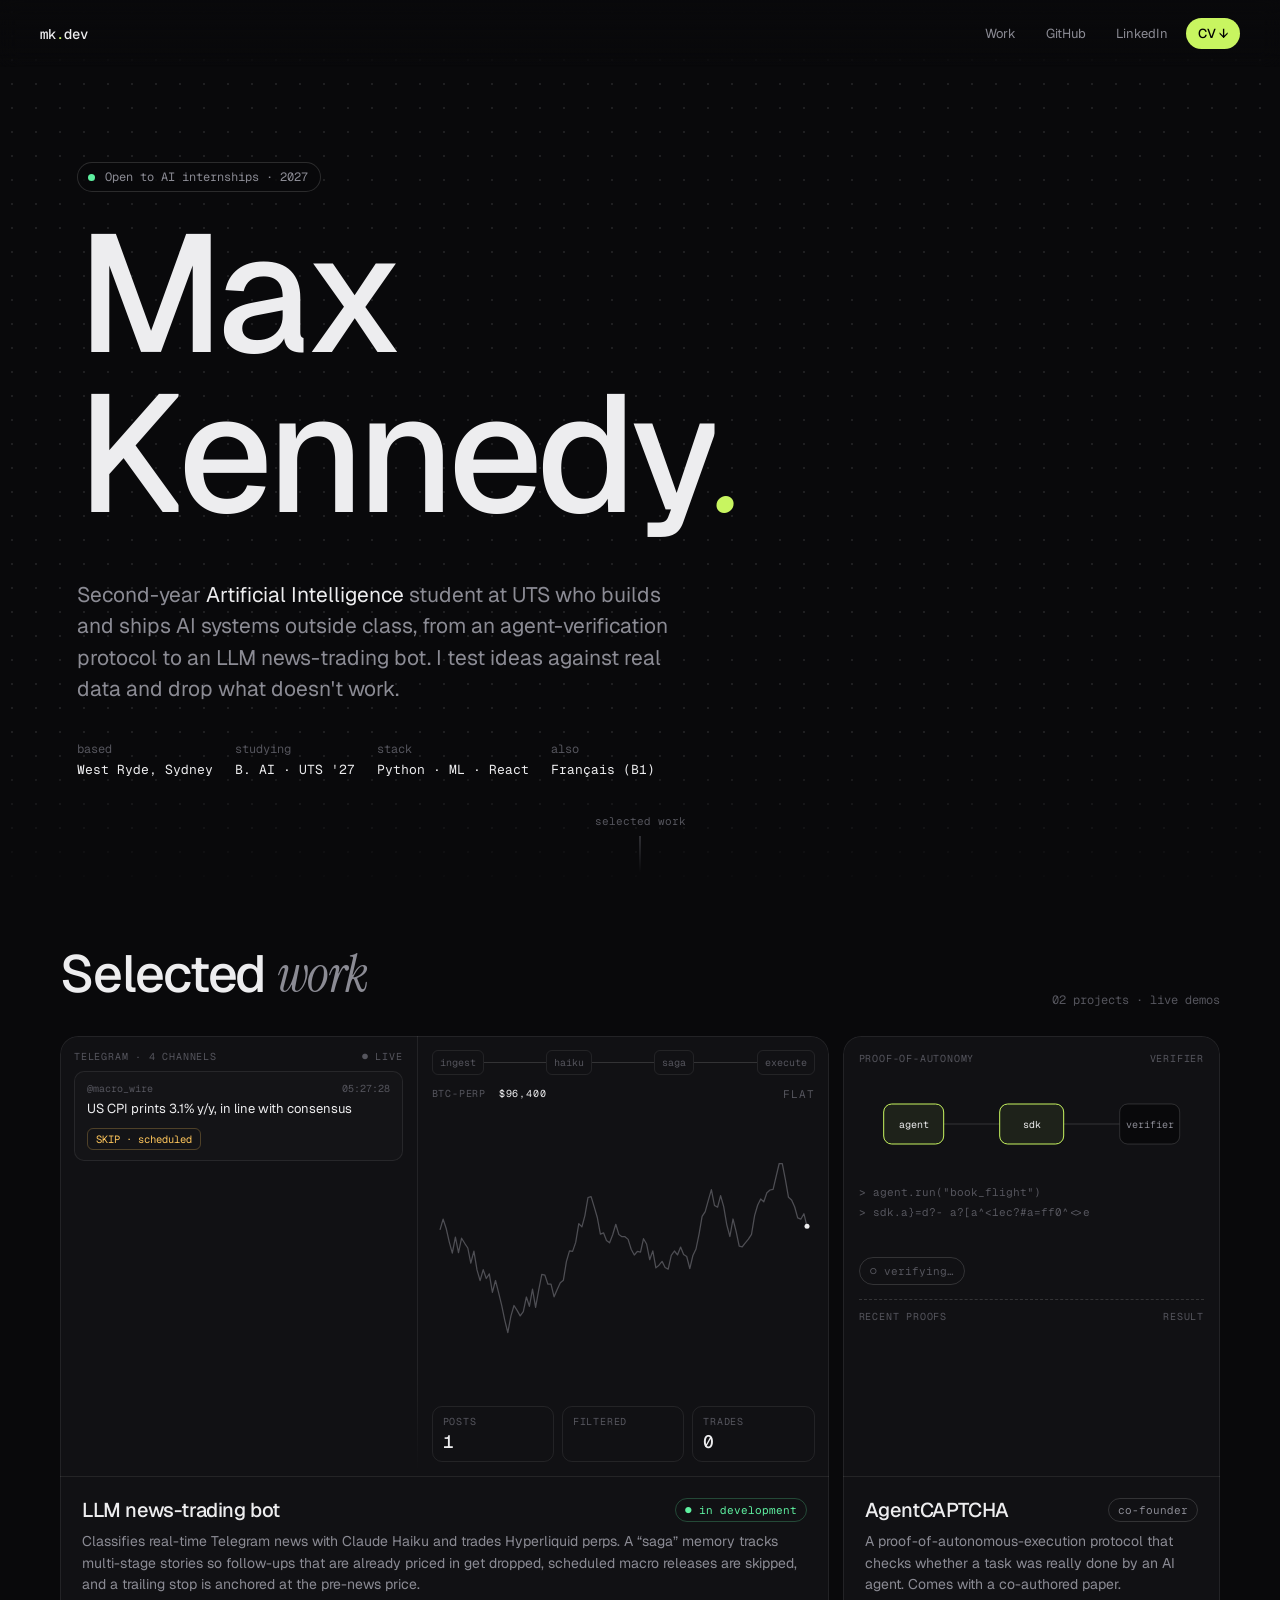
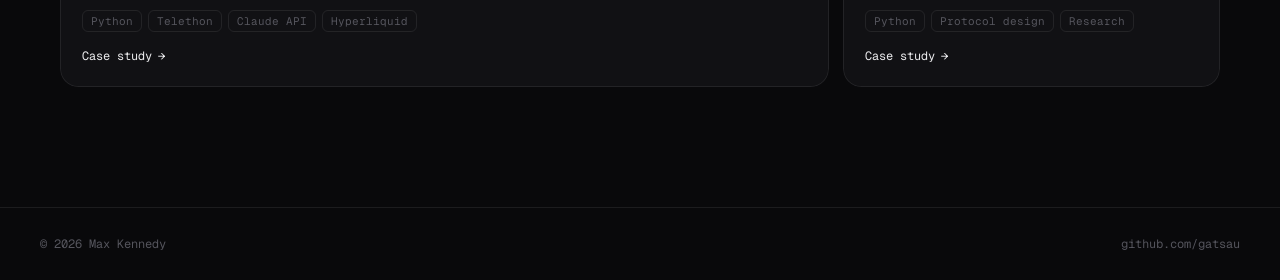
<file: index.html>
<!doctype html>
<html lang="en">
<head>
<meta charset="utf-8">
<meta name="viewport" content="width=device-width, initial-scale=1">
<title>Max Kennedy</title>
<link rel="preconnect" href="https://fonts.googleapis.com">
<link rel="preconnect" href="https://fonts.gstatic.com" crossorigin>
<link href="https://fonts.googleapis.com/css2?family=Geist:wght@300;400;500;600&family=Geist+Mono:wght@400;500&family=Instrument+Serif:ital@0;1&display=swap" rel="stylesheet">
<style>
@view-transition{navigation:auto}
:root{
  --bg:#09090b; --bg2:#111114; --line:#ffffff14; --line2:#ffffff24;
  --fg:#ededef; --mute:#8b8b94; --dim:#55555d;
  --acc:#c8f560; --long:#5ef0a0; --short:#ff6b6b; --amber:#ffc65c;
  --sans:"Geist",system-ui,sans-serif; --mono:"Geist Mono",ui-monospace,monospace; --serif:"Instrument Serif",serif;
}
*{box-sizing:border-box;margin:0;padding:0}
html{scroll-behavior:smooth}
body{background:var(--bg);color:var(--fg);font-family:var(--sans);-webkit-font-smoothing:antialiased;overflow-x:hidden}
a{color:inherit;text-decoration:none}
.mono{font-family:var(--mono)}
::selection{background:var(--acc);color:#000}


/* ---------- NAV ---------- */
nav{position:fixed;top:0;left:0;right:0;z-index:20;display:flex;justify-content:space-between;align-items:center;padding:18px clamp(16px,4vw,40px);
  backdrop-filter:blur(10px);-webkit-backdrop-filter:blur(10px);background:linear-gradient(#09090bcc,#09090b00)}
.logo{font:500 14px var(--mono)}.logo span{color:var(--acc)}
.nav-links{display:flex;gap:6px;align-items:center}
.nav-links a{font-size:13px;color:var(--mute);padding:7px 12px;border-radius:99px;transition:.2s}
.nav-links a:hover{color:var(--fg);background:#ffffff0a}
.nav-links a.cv{color:#000;background:var(--acc);font-weight:500}
.nav-links a.cv:hover{background:#d8ff80}
@media(max-width:560px){.nav-links a:not(.cv){display:none}}

/* ---------- HERO ---------- */
.hero{position:relative;min-height:100svh;max-height:1100px;display:flex;flex-direction:column;justify-content:center;padding:120px clamp(16px,6vw,80px) 80px;overflow:hidden;cursor:crosshair;user-select:none;-webkit-user-select:none}
#dots{position:absolute;inset:0;width:100%;height:100%;z-index:0}
.hero>*:not(canvas){position:relative;z-index:1}
.hero::after{content:"";position:absolute;inset:auto 0 0 0;height:160px;background:linear-gradient(transparent,var(--bg));z-index:0;pointer-events:none}
.hint{font:11px var(--mono);color:var(--dim);position:absolute!important;top:84px;right:clamp(16px,4vw,40px)}
.eyebrow{display:inline-flex;align-items:center;gap:10px;font:12px var(--mono);color:var(--mute);border:1px solid var(--line2);border-radius:99px;padding:6px 12px 6px 10px;width:fit-content;background:#09090bcc}
.pulse{width:7px;height:7px;border-radius:50%;background:var(--long);box-shadow:0 0 0 0 #5ef0a080;animation:pulse 2s infinite}
@keyframes pulse{70%{box-shadow:0 0 0 8px #5ef0a000}100%{box-shadow:0 0 0 0 #5ef0a000}}
h1{margin:28px 0 8px;font-weight:500;font-size:clamp(56px,13vw,180px);line-height:.88;letter-spacing:-.045em;width:fit-content}
h1 .w{display:block;white-space:nowrap}

/* shimmer: text painted with a wide gradient, sweep it across on hover */
.ch,.wd{--base:var(--fg);
  background-image:linear-gradient(100deg,var(--base) 0 42%,#fff 46%,var(--acc) 50%,#fff 54%,var(--base) 58% 100%);
  background-size:320% 100%;background-position:100% 0;-webkit-background-clip:text;background-clip:text;-webkit-text-fill-color:transparent}
.shine{animation:shine .85s cubic-bezier(.3,.6,.3,1)}
@keyframes shine{from{background-position:100% 0}to{background-position:0 0}}
h1 .ch{display:inline-block;transition:transform .5s cubic-bezier(.2,.8,.2,1);will-change:transform;padding-bottom:.08em}
h1 .serif{--base:var(--acc);font-family:var(--serif);font-style:italic;font-weight:400;letter-spacing:-.02em}

.summary{max-width:620px;font-size:clamp(17px,1.9vw,21px);line-height:1.5;margin-top:28px}
.summary .wd{--base:var(--mute);display:inline-block;opacity:0;filter:blur(8px);transform:translateY(8px);transition:opacity .7s,filter .7s,transform .7s cubic-bezier(.2,.8,.2,1)}
.summary .wd.hi{--base:var(--fg)}
.summary .wd em{font-style:normal}
.summary.on .wd{opacity:1;filter:blur(0);transform:none}
.summary.on .wd:hover{transform:translateY(-2px);transition-delay:0s!important}
.meta{display:flex;flex-wrap:wrap;gap:22px;margin-top:36px;font:12px var(--mono);color:var(--dim)}
.meta b{display:block;color:var(--fg);font-weight:400;font-size:13px;margin-top:4px}
.scroll-hint{position:absolute!important;bottom:28px;left:50%;translate:-50% 0;font:11px var(--mono);color:var(--dim);display:flex;flex-direction:column;align-items:center;gap:8px}
.scroll-hint i{width:1px;height:36px;background:linear-gradient(var(--dim),transparent);animation:drip 2s infinite}
@keyframes drip{0%{transform:scaleY(0);transform-origin:top}50%{transform:scaleY(1);transform-origin:top}51%{transform-origin:bottom}100%{transform:scaleY(0);transform-origin:bottom}}

/* ---------- PROJECTS ---------- */
section.work{padding:40px clamp(16px,4vw,40px) 120px;max-width:1240px;margin:0 auto;scroll-margin-top:60px}
.sec-head{display:flex;justify-content:space-between;align-items:end;margin-bottom:28px;gap:20px;flex-wrap:wrap}
.sec-head h2{font-weight:500;font-size:clamp(32px,4.5vw,52px);letter-spacing:-.03em}
.sec-head h2 span{font-family:var(--serif);font-style:italic;font-weight:400;color:var(--mute)}
.sec-head p{font:12px var(--mono);color:var(--dim)}
.grid{display:grid;grid-template-columns:repeat(6,1fr);gap:14px}
.card{--mx:-999px;--my:-999px;position:relative;border-radius:18px;background:var(--bg2);overflow:hidden;display:flex;flex-direction:column;
  opacity:0;transform:translateY(30px);transition:opacity .8s,transform .8s cubic-bezier(.2,.8,.2,1)}
.card.in{opacity:1;transform:none}
.card{cursor:pointer}
.card::before{content:"";position:absolute;inset:0;border-radius:inherit;padding:1px;pointer-events:none;z-index:3;
  background:radial-gradient(260px circle at var(--mx) var(--my),#c8f560aa,transparent 70%),var(--line);
  -webkit-mask:linear-gradient(#000 0 0) content-box,linear-gradient(#000 0 0);-webkit-mask-composite:xor;mask-composite:exclude}
.card::after{content:"";position:absolute;inset:0;pointer-events:none;z-index:0;background:radial-gradient(420px circle at var(--mx) var(--my),#ffffff08,transparent 60%)}
.c-sig{grid-column:span 4}
.c-cap{grid-column:span 2}
@media(max-width:980px){.c-sig,.c-cap{grid-column:span 6}}
.demo{position:relative;z-index:1;flex:1;border-bottom:1px solid var(--line);overflow:hidden}
.info{position:relative;z-index:1;padding:20px 22px 22px}
.info-top{display:flex;justify-content:space-between;align-items:center;gap:10px}
.info h3{font-weight:500;font-size:20px;letter-spacing:-.02em}
.status{font:11px var(--mono);padding:4px 9px;border-radius:99px;border:1px solid var(--line2);color:var(--mute);white-space:nowrap}
.status.live{color:var(--long);border-color:#5ef0a040}
.info p{color:var(--mute);font-size:14px;line-height:1.55;margin-top:8px}
.tags{display:flex;flex-wrap:wrap;gap:6px;margin-top:14px}
.tags span{font:11px var(--mono);color:var(--dim);border:1px solid var(--line);padding:3px 8px;border-radius:6px}
.more{display:inline-flex;gap:6px;margin-top:16px;font:12px var(--mono);color:var(--fg)}
.more i{font-style:normal;transition:transform .3s}.card:hover .more i{transform:translateX(4px)}
.lbl{font:10px var(--mono);color:var(--dim);letter-spacing:.08em;text-transform:uppercase;display:flex;justify-content:space-between;gap:8px}

/* signal demo */
.sig{display:grid;grid-template-columns:minmax(0,1fr) minmax(0,1.15fr);height:440px}
@media(max-width:700px){.sig{grid-template-columns:1fr;height:auto}.feed{height:300px;border-right:0!important;border-bottom:1px solid var(--line)}.side{height:360px}}
.feed{padding:14px;border-right:1px solid var(--line);display:flex;flex-direction:column;gap:8px;overflow:hidden;
  -webkit-mask:linear-gradient(#000 75%,transparent);mask:linear-gradient(#000 75%,transparent)}
.post{flex:none;border:1px solid var(--line);border-radius:10px;padding:10px 12px;background:#ffffff04;animation:drop .6s cubic-bezier(.2,.8,.2,1)}
@keyframes drop{from{opacity:0;transform:translateY(-14px);filter:blur(4px)}}
.post .src{font:10px var(--mono);color:var(--dim);display:flex;justify-content:space-between}
.post .hl{font-size:13px;line-height:1.4;margin:5px 0 9px}
.post.saga{margin-left:18px;border-style:dashed;position:relative}
.post.saga::before{content:"";position:absolute;left:-12px;top:-9px;width:8px;height:28px;border-left:1px dashed var(--line2);border-bottom:1px dashed var(--line2);border-bottom-left-radius:6px}
.post.saga .hl{color:var(--mute)}
.chip{display:inline-flex;gap:6px;align-items:center;font:10.5px var(--mono);padding:3px 8px;border-radius:6px;border:1px solid var(--line2);color:var(--mute);position:relative;overflow:hidden}
.chip.think{color:var(--dim)}
.chip.think::after{content:"";position:absolute;inset:0;background:linear-gradient(90deg,transparent,#ffffff22,transparent);animation:sheen 1.1s infinite}
@keyframes sheen{from{transform:translateX(-100%)}to{transform:translateX(100%)}}
.chip.v-long{color:var(--long);border-color:#5ef0a050;background:#5ef0a010}
.chip.v-short{color:var(--short);border-color:#ff6b6b50;background:#ff6b6b10}
.chip.v-skip{color:var(--amber);border-color:#ffc65c40}
.side{padding:14px;display:flex;flex-direction:column;gap:12px;min-width:0}
.pipe{display:flex;align-items:center;font:10px var(--mono);color:var(--dim)}
.pipe span{padding:5px 7px;border:1px solid var(--line);border-radius:6px;transition:.25s;white-space:nowrap}
.pipe span.hot{color:#000;background:var(--acc);border-color:var(--acc)}
.pipe i{flex:1;height:1px;background:var(--line2);min-width:6px}
.pos{font:11px var(--mono);color:var(--dim)}
.pos b{font-weight:500}
.chart{flex:1;min-height:0;position:relative}
.chart svg{position:absolute;inset:0;width:100%;height:100%;font-family:var(--mono)}
.stats{display:grid;grid-template-columns:repeat(3,1fr);gap:8px}
.stat{border:1px solid var(--line);border-radius:10px;padding:8px 10px;font:10px var(--mono);color:var(--dim);text-transform:uppercase;letter-spacing:.08em}
.stat b{display:block;font:500 18px var(--mono);color:var(--fg);margin-top:2px;letter-spacing:0;font-variant-numeric:tabular-nums}

/* agentcaptcha demo */
.cap{padding:16px;display:flex;flex-direction:column;gap:14px;height:440px}
@media(max-width:980px){.cap{height:auto;min-height:360px}}
.flow{width:100%;height:90px;flex:none}
.flow .node rect{fill:var(--bg);stroke:var(--line2);transition:.3s}
.flow .node text{fill:var(--mute);font:10px var(--mono);text-anchor:middle}
.flow .node.hot rect{stroke:var(--acc);fill:#c8f56012}
.flow .node.hot text{fill:var(--fg)}
.flow .node.bad rect{stroke:var(--short);fill:#ff6b6b12}
.flow .wire{stroke:var(--line2);fill:none}
.flow .spark{stroke:var(--acc);fill:none;stroke-width:2;stroke-linecap:round;stroke-dasharray:14 400;stroke-dashoffset:14}
.log{font:11px/1.8 var(--mono);color:var(--dim);min-height:60px;flex:none}
.log div{animation:drop .4s;white-space:nowrap;overflow:hidden;text-overflow:ellipsis}
.log .ok{color:var(--acc)}.log .no{color:var(--short)}
.badge{display:inline-flex;align-items:center;gap:8px;font:11px var(--mono);padding:6px 10px;border-radius:99px;border:1px solid var(--line2);color:var(--dim);transition:.4s;width:fit-content;flex:none}
.badge.ok{color:#000;background:var(--acc);border-color:var(--acc)}
.badge.no{color:var(--short);border-color:var(--short);animation:shake .4s}
@keyframes shake{25%{transform:translateX(-4px)}75%{transform:translateX(4px)}}
.hist{flex:1;min-height:0;border-top:1px dashed var(--line2);padding-top:10px;display:flex;flex-direction:column;gap:6px;overflow:hidden}
.hist .row{display:grid;grid-template-columns:1fr auto;font:11px var(--mono);color:var(--mute);animation:drop .4s}
.hist .row span:last-child{color:var(--acc)}.hist .row.no span:last-child{color:var(--short)}

footer{border-top:1px solid var(--line);padding:28px clamp(16px,4vw,40px);display:flex;justify-content:space-between;flex-wrap:wrap;gap:12px;font:12px var(--mono);color:var(--dim)}


</style>
</head>
<body>


<nav>
  <a class="logo" href="#">mk<span>.</span>dev</a>
  <div class="nav-links">
    <a href="#work">Work</a><a href="https://github.com/gatsau" target="_blank" rel="noopener">GitHub</a><a href="https://www.linkedin.com/in/max-kennedy-803519321/" target="_blank" rel="noopener">LinkedIn</a><a class="cv" href="#">CV ↓</a>
  </div>
</nav>

<header class="hero" id="hero">
  <canvas id="dots"></canvas>
  <div class="eyebrow mono"><span class="pulse"></span>Open to AI internships · 2027</div>
  <h1 id="name"><span class="w">Max</span><span class="w">Kennedy<span class="serif">.</span></span></h1>
  <p class="summary" id="summary">Second-year <em>Artificial Intelligence</em> student at UTS who builds and ships AI systems outside class, from an agent-verification protocol to an LLM news-trading bot. I test ideas against real data and drop what doesn't work.</p>
  <div class="meta">
    <div>based<b>West Ryde, Sydney</b></div>
    <div>studying<b>B. AI · UTS '27</b></div>
    <div>stack<b>Python · ML · React</b></div>
    <div>also<b>Français (B1)</b></div>
  </div>
  <div class="scroll-hint">selected work<i></i></div>
</header>

<section class="work" id="work">
  <div class="sec-head">
    <h2>Selected <span>work</span></h2>
    <p>02 projects · live demos</p>
  </div>
  <div class="grid">

    <article class="card c-sig">
      <div class="demo">
        <div class="sig">
          <div class="feed" id="feed"><div class="lbl"><span>telegram · 4 channels</span><span>● live</span></div></div>
          <div class="side">
            <div class="pipe" id="pipe"><span>ingest</span><i></i><span>haiku</span><i></i><span>saga</span><i></i><span>execute</span></div>
            <div class="lbl"><span>BTC-PERP <span id="px" style="color:var(--fg);margin-left:6px"></span></span><span class="pos" id="pos">flat</span></div>
            <div class="chart" id="chartWrap"><svg id="chart"></svg></div>
            <div class="stats">
              <div class="stat">posts<b id="sPosts">0</b></div>
              <div class="stat">filtered<b id="sFilt">0</b></div>
              <div class="stat">trades<b id="sTrades">0</b></div>
            </div>
          </div>
        </div>
      </div>
      <div class="info">
        <div class="info-top"><h3>LLM news-trading bot</h3><span class="status live">● in development</span></div>
        <p>Classifies real-time Telegram news with Claude Haiku and trades Hyperliquid perps. A “saga” memory tracks multi-stage stories so follow-ups that are already priced in get dropped, scheduled macro releases are skipped, and a trailing stop is anchored at the pre-news price.</p>
        <div class="tags"><span>Python</span><span>Telethon</span><span>Claude API</span><span>Hyperliquid</span></div>
        <a class="more" href="projects/newsbot.html">Case study <i>→</i></a>
      </div>
    </article>

    <article class="card c-cap">
      <div class="demo">
        <div class="cap">
          <div class="lbl"><span>proof-of-autonomy</span><span>verifier</span></div>
          <svg class="flow" viewBox="0 0 300 90">
            <path class="wire" d="M62 45 H118"/><path class="wire" d="M182 45 H238"/>
            <path class="spark" id="s1" d="M62 45 H118"/><path class="spark" id="s2" d="M182 45 H238"/>
            <g class="node" id="n1"><rect x="2" y="25" width="60" height="40" rx="8"/><text x="32" y="49">agent</text></g>
            <g class="node" id="n2"><rect x="118" y="25" width="64" height="40" rx="8"/><text x="150" y="49">sdk</text></g>
            <g class="node" id="n3"><rect x="238" y="25" width="60" height="40" rx="8"/><text x="268" y="49">verifier</text></g>
          </svg>
          <div class="log" id="capLog"></div>
          <div class="badge" id="capBadge">○ unverified</div>
          <div class="hist" id="hist"><div class="lbl"><span>recent proofs</span><span>result</span></div></div>
        </div>
      </div>
      <div class="info">
        <div class="info-top"><h3>AgentCAPTCHA</h3><span class="status">co-founder</span></div>
        <p>A proof-of-autonomous-execution protocol that checks whether a task was really done by an AI agent. Comes with a co-authored paper.</p>
        <div class="tags"><span>Python</span><span>Protocol design</span><span>Research</span></div>
        <a class="more" href="projects/agentcaptcha.html">Case study <i>→</i></a>
      </div>
    </article>

  </div>
</section>

<footer><span>© 2026 Max Kennedy</span><a href="https://github.com/gatsau" target="_blank" rel="noopener">github.com/gatsau</a></footer>

<script>
const reduce = matchMedia('(prefers-reduced-motion: reduce)').matches;
const $ = s => document.querySelector(s);
const sleep = ms => new Promise(r => setTimeout(r, ms));
const hex = n => [...crypto.getRandomValues(new Uint8Array(n))].map(b=>b.toString(16).padStart(2,'0')).join('');
const shine = (el, delay=0) => { if(el.classList.contains('shine')) return;
  setTimeout(()=>{ el.classList.add('shine'); el.addEventListener('animationend',()=>el.classList.remove('shine'),{once:true}); }, delay); };

async function scramble(el, text, dur=600){
  const chars='!<>-_\\/[]{}=+*^?#01abcdef', t0=performance.now();
  return new Promise(res=>{(function f(now){
    const p=Math.min(1,(now-t0)/dur), n=Math.floor(p*text.length);
    el.textContent=text.slice(0,n)+[...text.slice(n)].map(c=>c===' '?' ':chars[Math.random()*chars.length|0]).join('');
    p<1?requestAnimationFrame(f):res();
  })(t0);});
}


/* ---------- hero text ---------- */
document.querySelectorAll('#name .w').forEach(w=>{
  const nodes=[...w.childNodes]; w.innerHTML='';
  nodes.forEach(n=>{
    if(n.nodeType===3) [...n.textContent].forEach(c=>{const s=document.createElement('span');s.className='ch';s.textContent=c;w.append(s);});
    else {n.classList.add('ch');w.append(n);}
  });
});
const letters=[...document.querySelectorAll('#name .ch')];
// sweep the whole name when the cursor enters it
$('#name').addEventListener('mouseenter',()=>letters.forEach((l,i)=>shine(l,i*45)));
addEventListener('mousemove',e=>{
  letters.forEach(l=>{
    const r=l.getBoundingClientRect(), dx=r.left+r.width/2-e.clientX, dy=r.top+r.height/2-e.clientY, d=Math.hypot(dx,dy), R=140;
    if(d<R){const f=(1-d/R)*22;l.style.transform=`translate(${dx/d*f}px,${dy/d*f}px)`; if(d<70) shine(l);}
    else l.style.transform='';
  });
});

// summary: wrap words, blur-in, shimmer ripple on hover
const sum=$('#summary');
[...sum.childNodes].forEach(n=>{
  if(n.nodeType===3){const f=document.createDocumentFragment();n.textContent.split(/(\s+)/).forEach(t=>{
    if(!t||/^\s+$/.test(t)) f.append(t); else {const s=document.createElement('span');s.className='wd';s.textContent=t;f.append(s);}});n.replaceWith(f);}
  else {const s=document.createElement('span');s.className='wd hi';n.replaceWith(s);s.append(n);}
});
const words=[...sum.querySelectorAll('.wd')];
words.forEach((w,i)=>{
  w.style.transitionDelay=(i*28)+'ms';
  w.addEventListener('mouseenter',()=>{ for(let k=-3;k<=3;k++){ const n=words[i+k]; if(n) shine(n,Math.abs(k)*70); } });
});
function startHero(){ sum.classList.add('on'); setTimeout(()=>words.forEach(w=>w.style.transitionDelay='0ms'),2000); }
setTimeout(startHero,150);

/* ---------- interactive dot grid ----------
   dots are springs: cursor pushes them away and lights them up,
   clicks send out a shockwave ring */
(()=>{
  const cv=$('#dots'), ctx=cv.getContext('2d'), hero=$('#hero');
  let W,H,dots=[],mx=-999,my=-999,waves=[];
  const G=24, dpr=Math.min(devicePixelRatio,2);
  function size(){W=cv.offsetWidth;H=cv.offsetHeight;cv.width=W*dpr;cv.height=H*dpr;ctx.setTransform(dpr,0,0,dpr,0,0);
    dots=[];for(let y=G/2;y<H;y+=G)for(let x=G/2;x<W;x+=G)dots.push({ox:x,oy:y,x,y,vx:0,vy:0,e:0});}
  size(); addEventListener('resize',size);
  hero.addEventListener('mousemove',e=>{const r=cv.getBoundingClientRect();mx=e.clientX-r.left;my=e.clientY-r.top;});
  hero.addEventListener('mouseleave',()=>{mx=my=-999});
  hero.addEventListener('click',e=>{ if(e.target.closest('a')) return;
    const r=cv.getBoundingClientRect(); waves.push({x:e.clientX-r.left,y:e.clientY-r.top,r:0}); });
  (function draw(){
    ctx.clearRect(0,0,W,H);
    waves.forEach(w=>w.r+=w.soft?4:9); waves=waves.filter(w=>w.r<Math.max(W,H));
    for(const d of dots){
      const dx=d.x-mx, dy=d.y-my, dist=Math.hypot(dx,dy), R=130;
      if(dist<R&&dist>0){ const f=(1-dist/R); d.vx+=dx/dist*f*1.6; d.vy+=dy/dist*f*1.6; d.e=Math.max(d.e,f); }
      for(const w of waves){
        const wx=d.ox-w.x, wy=d.oy-w.y, wd=Math.hypot(wx,wy), band=Math.abs(wd-w.r);
        if(band<26&&wd>0){ const f=(1-band/26)*(1-w.r/Math.max(W,H))*(w.soft?.35:1); d.vx+=wx/wd*f*2.2; d.vy+=wy/wd*f*2.2; d.e=Math.max(d.e,f); }
      }
      d.vx+=(d.ox-d.x)*.06; d.vy+=(d.oy-d.y)*.06; d.vx*=.82; d.vy*=.82; d.x+=d.vx; d.y+=d.vy; d.e*=.95;
      const a=.12+d.e*.85, r=1+d.e*2;
      ctx.fillStyle=d.e>.06?`rgba(200,245,96,${a})`:`rgba(255,255,255,${a})`;
      ctx.beginPath();ctx.arc(d.x,d.y,r,0,7);ctx.fill();
    }
    requestAnimationFrame(draw);
  })();
})();

/* ---------- cards ---------- */
document.querySelectorAll('.card').forEach(c=>c.addEventListener('click',e=>{ if(!e.target.closest('a')) location.href=c.querySelector('.more').href; }));
document.querySelectorAll('.card').forEach(c=>c.addEventListener('mousemove',e=>{
  const r=c.getBoundingClientRect();c.style.setProperty('--mx',e.clientX-r.left+'px');c.style.setProperty('--my',e.clientY-r.top+'px');
}));
const io=new IntersectionObserver(es=>es.forEach(e=>{if(e.isIntersecting){e.target.classList.add('in');io.unobserve(e.target);}}),{threshold:.1});
document.querySelectorAll('.card').forEach((c,i)=>{c.style.transitionDelay=i*120+'ms';io.observe(c);});

/* ---------- SIGNAL demo ---------- */
(()=>{
  const posts=[
    {src:'@macro_wire',hl:'US CPI prints 3.1% y/y, in line with consensus',v:'skip',t:'SKIP · scheduled'},
    {src:'@flash_news',hl:'Major exchange reports hot wallet exploit, withdrawals paused',v:'short',t:'SHORT BTC · conf 0.92'},
    {src:'@flash_news',hl:'Exchange confirms exploit size, says user funds covered',v:'skip',t:'PRICED IN · saga #14',saga:1},
    {src:'@macro_wire',hl:'FOMC minutes released, no change in tone',v:'skip',t:'SKIP · scheduled'},
    {src:'@desk_alerts',hl:'Sovereign wealth fund discloses large BTC position',v:'long',t:'LONG BTC · conf 0.81'},
    {src:'@chain_watch',hl:'Fund disclosure: purchases made over past quarter',v:'skip',t:'PRICED IN · saga #15',saga:1},
  ];
  const feed=$('#feed'), pipe=[...document.querySelectorAll('#pipe span')], svg=$('#chart'), posEl=$('#pos');
  const N=120;
  let price=96400, impulse=0, pos=0, stop=null, anchor=null, entry=null, lo=null, hi=null, nP=0,nF=0,nT=0;
  const series=[]; for(let k=0;k<N;k++){price+=(Math.random()-.5)*14;series.push(price);}
  const roll=(el,v)=>{el.textContent=v;el.animate([{transform:'translateY(-6px)',opacity:0},{transform:'none',opacity:1}],{duration:300});};
  const fmt=v=>'$'+v.toLocaleString('en-US',{maximumFractionDigits:0});

  // minimal line: grey history, coloured segment from entry, dashed trailing stop, one dot at the end
  function render(){
    const W=svg.clientWidth,H=svg.clientHeight; if(!W) return;
    let mn=Math.min(...series), mx=Math.max(...series);
    if(stop!=null){mn=Math.min(mn,stop);mx=Math.max(mx,stop);}
    const pad=(mx-mn)*.2+8; mn-=pad; mx+=pad;
    lo=lo==null?mn:lo+(mn-lo)*.08; hi=hi==null?mx:hi+(mx-hi)*.08;   // ease the scale so it never jumps
    const P=8, X=k=>P+k/(N-1)*(W-2*P), Y=v=>P+(hi-v)/(hi-lo)*(H-2*P);
    const pts=k0=>series.slice(k0).map((v,k)=>X(k+k0).toFixed(1)+','+Y(v).toFixed(1)).join(' ');
    const col=pos>0?'#5ef0a0':pos<0?'#ff6b6b':'#ededef';
    let s=`<polyline points="${pts(0)}" fill="none" stroke="#8b8b94" stroke-opacity=".5" stroke-width="1.25" stroke-linejoin="round"/>`;
    if(entry!=null){
      if(stop!=null) s+=`<line x1="${X(entry)}" x2="${W-P}" y1="${Y(stop)}" y2="${Y(stop)}" stroke="#ffc65c" stroke-opacity=".6" stroke-dasharray="2 4"/>`;
      s+=`<polyline points="${pts(entry)}" fill="none" stroke="${col}" stroke-width="1.5" stroke-linejoin="round"/>`;
      s+=`<circle cx="${X(entry)}" cy="${Y(series[entry])}" r="3" fill="#111114" stroke="${col}" stroke-width="1.5"/>`;
    }
    s+=`<circle cx="${X(N-1)}" cy="${Y(series[N-1])}" r="2.5" fill="${col}"/>`;
    svg.innerHTML=s;
  }
  function setPos(){
    $('#px').textContent=fmt(price);
    if(!pos){posEl.innerHTML='flat';return;}
    const pnl=(price-anchor)/anchor*100*pos;
    posEl.innerHTML=`<b style="color:${pos>0?'var(--long)':'var(--short)'}">${pos>0?'LONG':'SHORT'}</b> ${pnl>=0?'+':''}${pnl.toFixed(2)}%`;
  }
  setInterval(()=>{
    price+=(Math.random()-.5)*14+impulse; impulse*=.93;
    series.push(price); series.shift(); if(entry!=null) entry=Math.max(0,entry-1);
    if(pos){
      stop = pos>0 ? Math.max(stop,price-90) : Math.min(stop,price+90);
      if((pos>0&&price<=stop)||(pos<0&&price>=stop)){ pos=0; stop=null; anchor=null; entry=null; }
    }
    render(); setPos();
  },120);

  let i=0;
  async function next(){
    const p=posts[i++%posts.length];
    const el=document.createElement('div'); el.className='post'+(p.saga?' saga':'');
    el.innerHTML=`<div class="src"><span>${p.src}</span><span>${new Date().toTimeString().slice(0,8)}</span></div><div class="hl">${p.hl}</div><span class="chip think">classifying…</span>`;
    feed.children[0].after(el);
    while(feed.children.length>7) feed.lastChild.remove();
    roll($('#sPosts'),++nP);
    for(let k=0;k<pipe.length;k++){
      pipe.forEach(s=>s.classList.remove('hot'));pipe[k].classList.add('hot');await sleep(380);
      if(p.v==='skip'&&k===(p.saga?2:1)) break;
    }
    pipe.forEach(s=>s.classList.remove('hot'));
    const ch=el.querySelector('.chip'); ch.className='chip v-'+p.v; ch.textContent=p.t;
    if(p.v==='skip') roll($('#sFilt'),++nF);
    else {
      roll($('#sTrades'),++nT); pos=p.v==='long'?1:-1; anchor=price; entry=N-1; stop=price-pos*25; impulse=pos*6;
    }
    setTimeout(next,3200);
  }
  render(); setTimeout(next,800);
})();

/* ---------- AGENTCAPTCHA demo ---------- */
(()=>{
  const log=$('#capLog'), badge=$('#capBadge'), hist=$('#hist'), N=[$('#n1'),$('#n2'),$('#n3')];
  const runs=[
    {task:'book_flight',ok:1},{task:'summarise_inbox',ok:1},{task:'fill_tax_form',ok:0},{task:'scrape_prices',ok:1}
  ];
  const fire=s=>s.animate([{strokeDashoffset:14},{strokeDashoffset:-60}],{duration:650,easing:'ease-in-out'});
  const line=(t,cls='')=>{const d=document.createElement('div');d.className=cls;log.append(d);return scramble(d,t,350);};
  let r=0;
  async function loop(){
    const run=runs[r++%runs.length];
    log.innerHTML=''; badge.className='badge'; badge.textContent='○ verifying…'; N.forEach(n=>n.classList.remove('hot','bad'));
    await sleep(500);
    N[0].classList.add('hot'); await line(`> agent.run("${run.task}")`);
    fire($('#s1')); await sleep(600); N[1].classList.add('hot');
    await line('> sdk.attest  trace=0x'+hex(6));
    fire($('#s2')); await sleep(600);
    if(run.ok){ N[2].classList.add('hot'); await line('> verify → autonomous ✓','ok');
      badge.className='badge ok'; badge.textContent='✓ proof of autonomous execution'; }
    else { N[2].classList.add('bad'); await line('> verify → human-in-loop ✗','no');
      badge.className='badge no'; badge.textContent='✗ proof rejected'; }
    const row=document.createElement('div'); row.className='row'+(run.ok?'':' no');
    row.innerHTML=`<span>${run.task} · 0x${hex(3)}</span><span>${run.ok?'pass':'reject'}</span>`;
    hist.children[0].after(row); while(hist.children.length>7) hist.lastChild.remove();
    await sleep(2600); loop();
  }
  loop();
})();
</script>
</body>
</html>
</file>
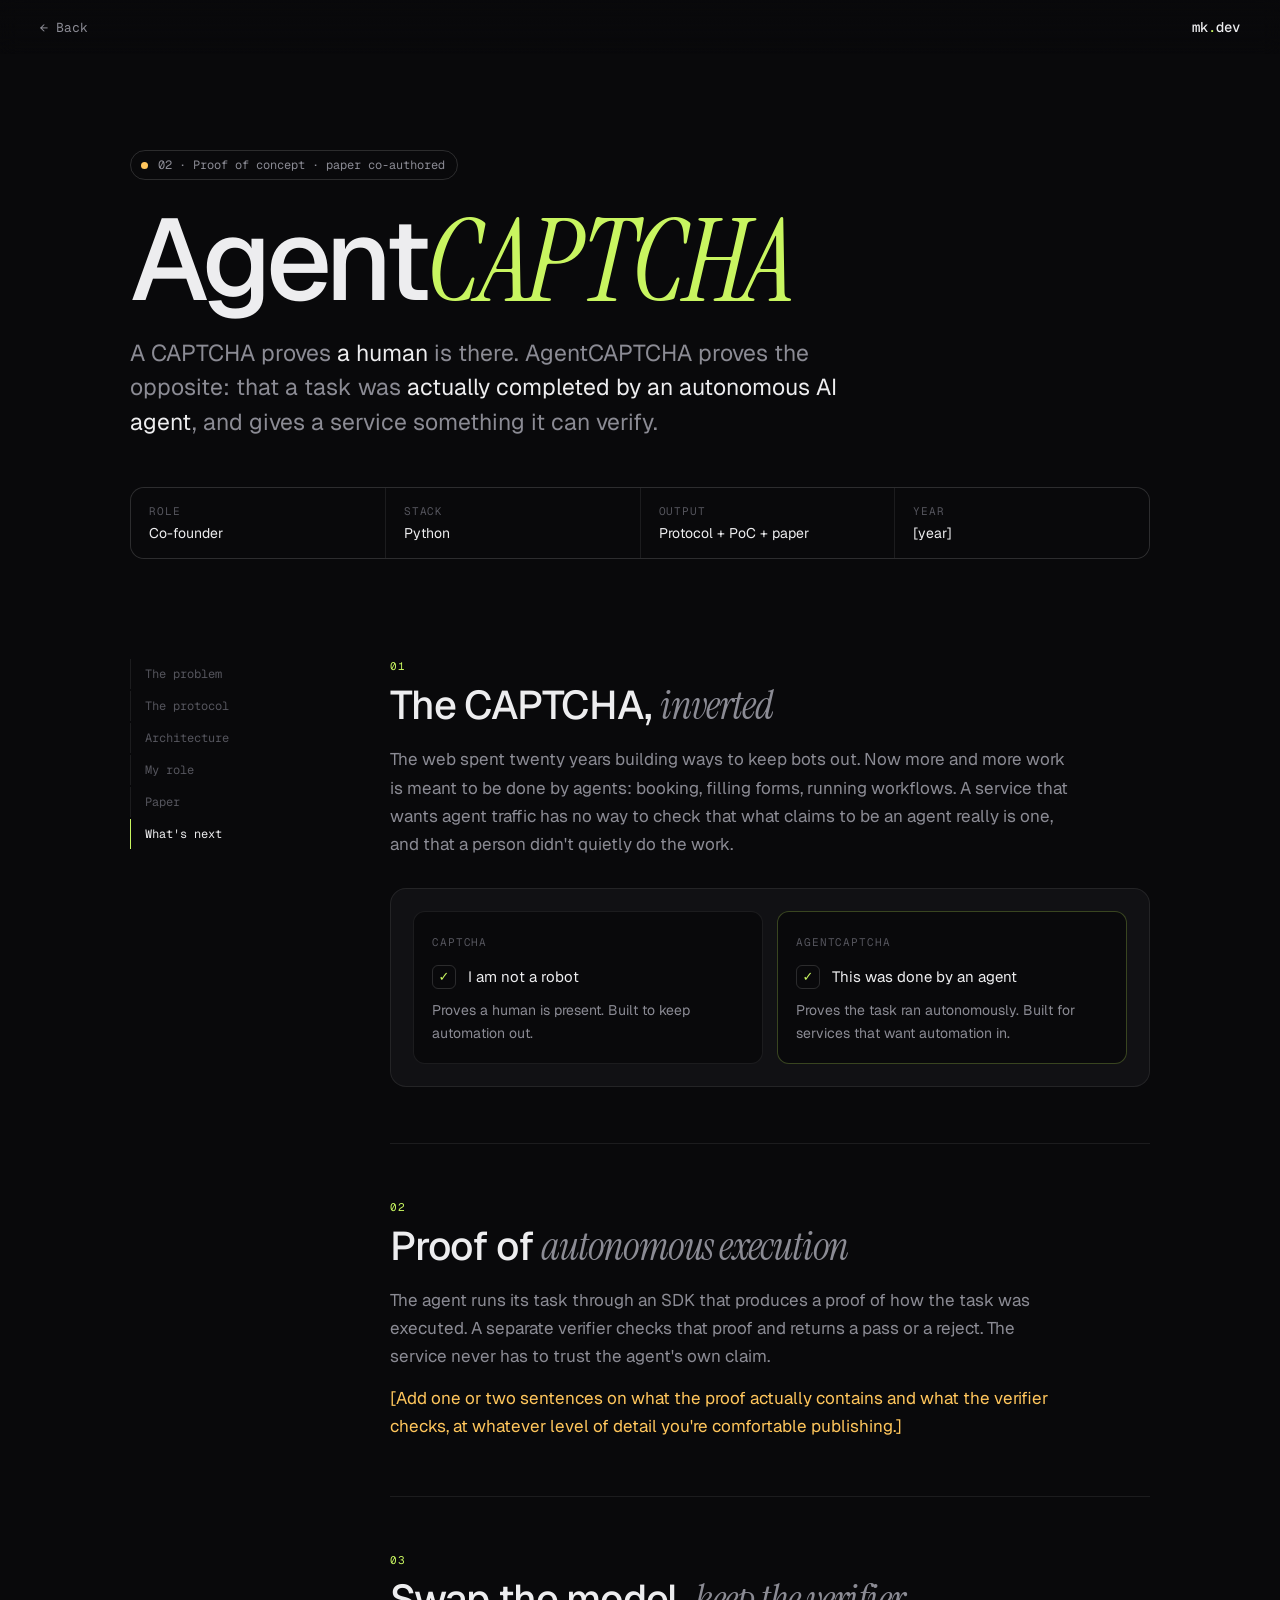
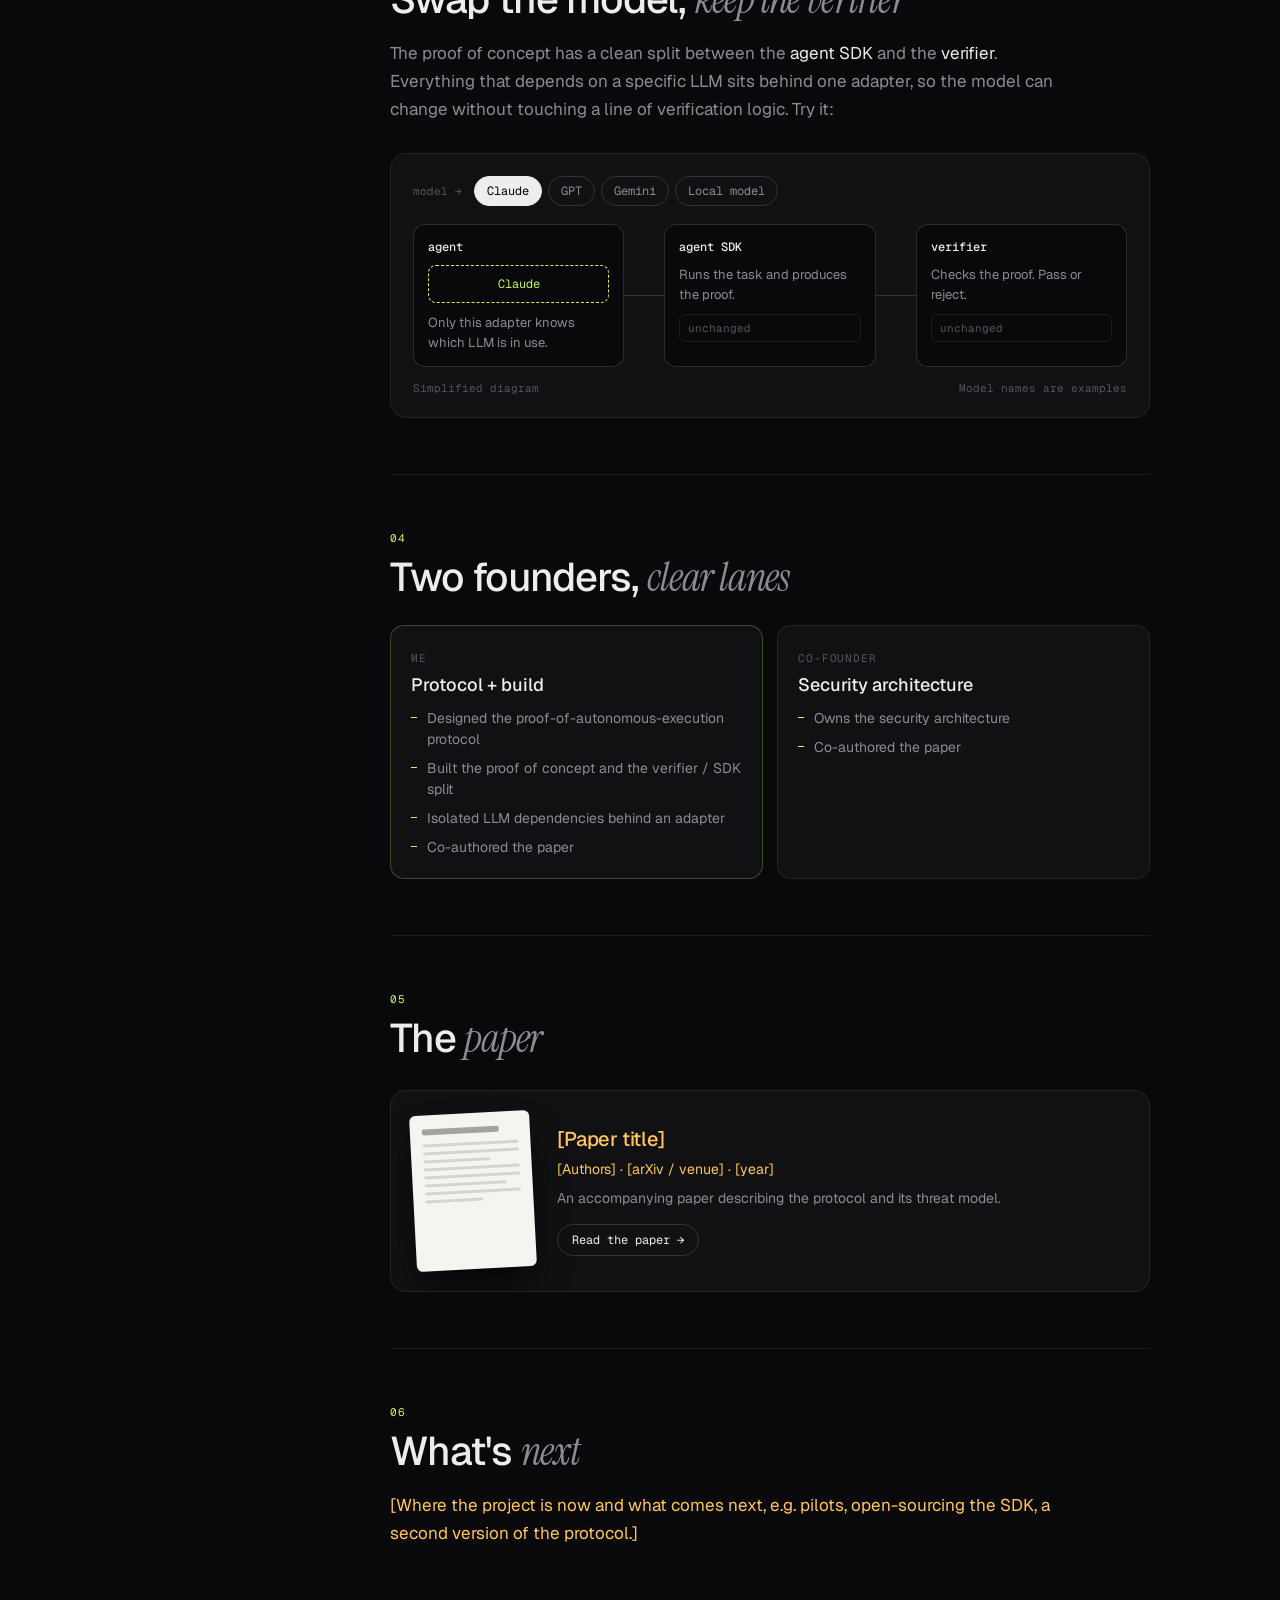
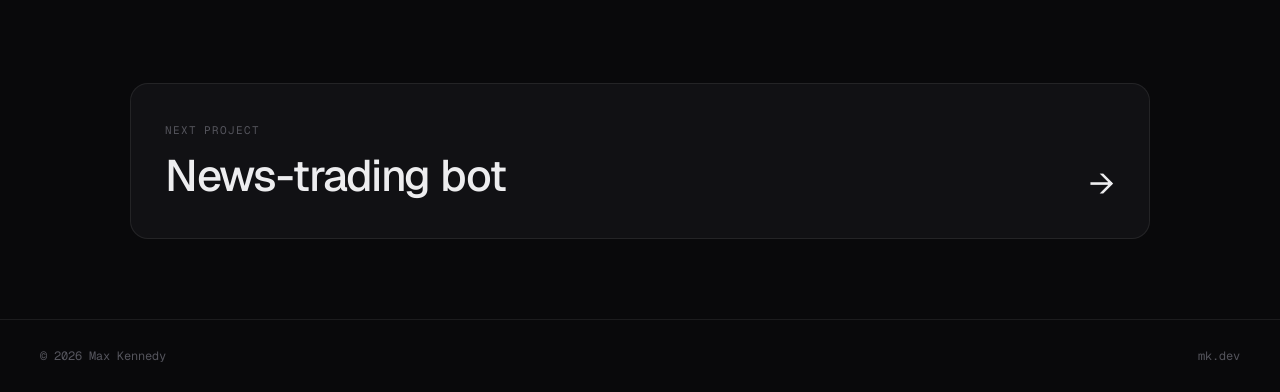
<file: projects/agentcaptcha.html>
<!doctype html>
<html lang="en">
<head>
<meta charset="utf-8">
<meta name="viewport" content="width=device-width, initial-scale=1">
<title>AgentCAPTCHA · Max Kennedy</title>
<link rel="preconnect" href="https://fonts.googleapis.com">
<link rel="preconnect" href="https://fonts.gstatic.com" crossorigin>
<link href="https://fonts.googleapis.com/css2?family=Geist:wght@300;400;500;600&family=Geist+Mono:wght@400;500&family=Instrument+Serif:ital@0;1&display=swap" rel="stylesheet">
<link rel="stylesheet" href="case.css">
<style>
/* inverse captcha */
.vs{display:grid;grid-template-columns:1fr 1fr;gap:14px}
@media(max-width:640px){.vs{grid-template-columns:1fr}}
.vs-card{border:1px solid var(--line);border-radius:12px;padding:18px;background:var(--bg)}
.vs-card small{font:11px var(--mono);color:var(--dim);text-transform:uppercase;letter-spacing:.08em}
.vs-card .q{display:flex;align-items:center;gap:12px;margin:14px 0 10px;font-size:15px}
.vs-card .bx{width:24px;height:24px;border:1.5px solid var(--line2);border-radius:6px;display:grid;place-items:center;font-size:13px;color:var(--acc)}
.vs-card.new{border-color:#c8f56040}
.vs-card p{font-size:14px}

/* architecture with model swap */
.arch{display:grid;grid-template-columns:1fr 40px 1fr 40px 1fr;align-items:stretch}
@media(max-width:700px){.arch{grid-template-columns:1fr}.arch .link{height:26px;width:1px;margin:0 auto}}
.blk{border:1px solid var(--line2);border-radius:12px;padding:14px;background:var(--bg);display:flex;flex-direction:column;gap:10px}
.blk h4{font:500 12px var(--mono);color:var(--fg)}
.blk p{font-size:13px;line-height:1.5}
.link{align-self:center;height:1px;background:var(--line2);position:relative;overflow:hidden}
.link::after{content:"";position:absolute;inset:0;background:var(--acc);transform:translateX(-100%);animation:zip 2.4s infinite}
.link.l2::after{animation-delay:.6s}
@keyframes zip{0%{transform:translateX(-100%)}40%,100%{transform:translateX(100%)}}
.adapter{border:1px dashed var(--acc);border-radius:8px;padding:10px;font:12px var(--mono);color:var(--acc);text-align:center;perspective:400px}
.adapter span{display:inline-block}
.flip{animation:flip .5s cubic-bezier(.3,.7,.3,1)}
@keyframes flip{0%{transform:rotateX(90deg);opacity:0}100%{transform:none;opacity:1}}
.untouched{font:11px var(--mono);color:var(--dim);border:1px solid var(--line);border-radius:6px;padding:6px 8px;transition:.3s}
.untouched.ping{color:#000;background:var(--acc);border-color:var(--acc)}
.swap{display:flex;gap:6px;flex-wrap:wrap;margin-bottom:18px;align-items:center}
.swap span{font:11px var(--mono);color:var(--dim);margin-right:6px}
.swap button{font:12px var(--mono);background:none;color:var(--mute);border:1px solid var(--line2);border-radius:99px;padding:6px 12px;cursor:pointer;transition:.2s}
.swap button:hover{color:var(--fg)}
.swap button.on{color:#000;background:var(--fg);border-color:var(--fg)}

/* role split */
.split{display:grid;grid-template-columns:1fr 1fr;gap:14px;margin-top:26px}
@media(max-width:640px){.split{grid-template-columns:1fr}}
.who{border:1px solid var(--line);border-radius:14px;padding:20px;background:var(--bg2)}
.who small{font:11px var(--mono);color:var(--dim);text-transform:uppercase;letter-spacing:.08em}
.who h4{font-weight:500;font-size:18px;margin:6px 0 12px}
.who ul{list-style:none;display:flex;flex-direction:column;gap:8px}
.who li{font-size:14px;color:var(--mute);padding-left:16px;position:relative;line-height:1.5}
.who li::before{content:"";position:absolute;left:0;top:9px;width:6px;height:1px;background:var(--acc)}
.who.me{border-color:#c8f56040}

/* paper card */
.paper{display:grid;grid-template-columns:120px 1fr;gap:24px;align-items:center}
@media(max-width:560px){.paper{grid-template-columns:1fr}}
.sheet{aspect-ratio:1/1.3;border-radius:6px;background:#f4f4f0;padding:14px 12px;display:flex;flex-direction:column;gap:5px;transform:rotate(-3deg);box-shadow:0 20px 40px -12px #000;transition:transform .4s}
.fig:hover .sheet{transform:rotate(0) translateY(-4px)}
.sheet i{display:block;height:3px;background:#0002;border-radius:2px}
.sheet i:first-child{height:6px;width:80%;background:#0005;margin-bottom:4px}
.paper h4{font-weight:500;font-size:20px;letter-spacing:-.02em}
.paper p{font-size:14px;margin-top:6px}
.btn{display:inline-flex;gap:8px;margin-top:14px;font:12px var(--mono);border:1px solid var(--line2);border-radius:99px;padding:7px 14px;transition:.2s}
.btn:hover{border-color:var(--acc);color:var(--acc)}
</style>
</head>
<body>
<div id="progress"></div>
<nav>
  <a class="back" href="../index.html#work"><i>←</i> Back</a>
  <a class="logo" href="../index.html">mk<span>.</span>dev</a>
</nav>

<header class="head">
  <div class="eyebrow"><span class="dot amber"></span>02 · Proof of concept · paper co-authored</div>
  <h1>Agent<em>CAPTCHA</em></h1>
  <p class="lede">A CAPTCHA proves <b>a human</b> is there. AgentCAPTCHA proves the opposite: that a task was <b>actually completed by an autonomous AI agent</b>, and gives a service something it can verify.</p>
  <div class="facts">
    <div>Role<b>Co-founder</b></div>
    <div>Stack<b>Python</b></div>
    <div>Output<b>Protocol + PoC + paper</b></div>
    <div>Year<b class="ph">[year]</b></div>
  </div>
</header>

<div class="body">
  <aside class="toc">
    <a href="#problem">The problem</a>
    <a href="#protocol">The protocol</a>
    <a href="#arch">Architecture</a>
    <a href="#role">My role</a>
    <a href="#paper">Paper</a>
    <a href="#next">What's next</a>
  </aside>

  <main>
    <section id="problem">
      <div class="k">01</div>
      <h2>The CAPTCHA, <em>inverted</em></h2>
      <p>The web spent twenty years building ways to keep bots out. Now more and more work is meant to be done by agents: booking, filling forms, running workflows. A service that wants agent traffic has no way to check that what claims to be an agent really is one, and that a person didn't quietly do the work.</p>
      <div class="fig reveal">
        <div class="vs">
          <div class="vs-card"><small>CAPTCHA</small><div class="q"><span class="bx">✓</span>I am not a robot</div><p>Proves a human is present. Built to keep automation out.</p></div>
          <div class="vs-card new"><small>AgentCAPTCHA</small><div class="q"><span class="bx">✓</span>This was done by an agent</div><p>Proves the task ran autonomously. Built for services that want automation in.</p></div>
        </div>
      </div>
    </section>

    <section id="protocol">
      <div class="k">02</div>
      <h2>Proof of <em>autonomous execution</em></h2>
      <p>The agent runs its task through an SDK that produces a proof of how the task was executed. A separate verifier checks that proof and returns a pass or a reject. The service never has to trust the agent's own claim.</p>
      <p class="ph">[Add one or two sentences on what the proof actually contains and what the verifier checks, at whatever level of detail you're comfortable publishing.]</p>
    </section>

    <section id="arch">
      <div class="k">03</div>
      <h2>Swap the model, <em>keep the verifier</em></h2>
      <p>The proof of concept has a clean split between the <b>agent SDK</b> and the <b>verifier</b>. Everything that depends on a specific LLM sits behind one adapter, so the model can change without touching a line of verification logic. Try it:</p>
      <div class="fig reveal">
        <div class="swap" id="swap"><span>model →</span></div>
        <div class="arch">
          <div class="blk"><h4>agent</h4><div class="adapter"><span id="model">Claude</span></div><p>Only this adapter knows which LLM is in use.</p></div>
          <div class="link"></div>
          <div class="blk"><h4>agent SDK</h4><p>Runs the task and produces the proof.</p><div class="untouched" id="u1">unchanged</div></div>
          <div class="link l2"></div>
          <div class="blk"><h4>verifier</h4><p>Checks the proof. Pass or reject.</p><div class="untouched" id="u2">unchanged</div></div>
        </div>
        <div class="fig-cap"><span>Simplified diagram</span><span>Model names are examples</span></div>
      </div>
    </section>

    <section id="role">
      <div class="k">04</div>
      <h2>Two founders, <em>clear lanes</em></h2>
      <div class="split reveal">
        <div class="who me"><small>Me</small><h4>Protocol + build</h4><ul>
          <li>Designed the proof-of-autonomous-execution protocol</li>
          <li>Built the proof of concept and the verifier / SDK split</li>
          <li>Isolated LLM dependencies behind an adapter</li>
          <li>Co-authored the paper</li>
        </ul></div>
        <div class="who"><small>Co-founder</small><h4>Security architecture</h4><ul>
          <li>Owns the security architecture</li>
          <li>Co-authored the paper</li>
        </ul></div>
      </div>
    </section>

    <section id="paper">
      <div class="k">05</div>
      <h2>The <em>paper</em></h2>
      <div class="fig reveal">
        <div class="paper">
          <div class="sheet"><i></i><i></i><i></i><i style="width:70%"></i><i></i><i></i><i style="width:85%"></i><i></i><i style="width:60%"></i></div>
          <div>
            <h4 class="ph">[Paper title]</h4>
            <p class="ph">[Authors] · [arXiv / venue] · [year]</p>
            <p>An accompanying paper describing the protocol and its threat model.</p>
            <a class="btn" href="#">Read the paper →</a>
          </div>
        </div>
      </div>
    </section>

    <section id="next">
      <div class="k">06</div>
      <h2>What's <em>next</em></h2>
      <p class="ph">[Where the project is now and what comes next, e.g. pilots, open-sourcing the SDK, a second version of the protocol.]</p>
    </section>
  </main>
</div>

<a class="next" href="newsbot.html">
  <div class="next-in"><div><small>Next project</small><h3>News-trading bot</h3></div><span class="arrow">→</span></div>
</a>
<footer><span>© 2026 Max Kennedy</span><a href="../index.html">mk.dev</a></footer>

<script src="case.js"></script>
<script>
(()=>{
  const models=['Claude','GPT','Gemini','Local model'], swap=$('#swap'), m=$('#model');
  models.forEach((name,i)=>{
    const b=document.createElement('button'); b.textContent=name; if(!i) b.classList.add('on');
    b.onclick=()=>{
      if(b.classList.contains('on')) return;
      $$('#swap button').forEach(x=>x.classList.toggle('on',x===b));
      m.textContent=name; m.classList.remove('flip'); void m.offsetWidth; m.classList.add('flip');
      ['#u1','#u2'].forEach((id,k)=>{const u=$(id); setTimeout(()=>{u.textContent='✓ unchanged'; u.classList.add('ping');
        setTimeout(()=>{u.classList.remove('ping');u.textContent='unchanged';},900);},250+k*200);});
    };
    swap.append(b);
  });
})();
</script>
</body>
</html>
</file>
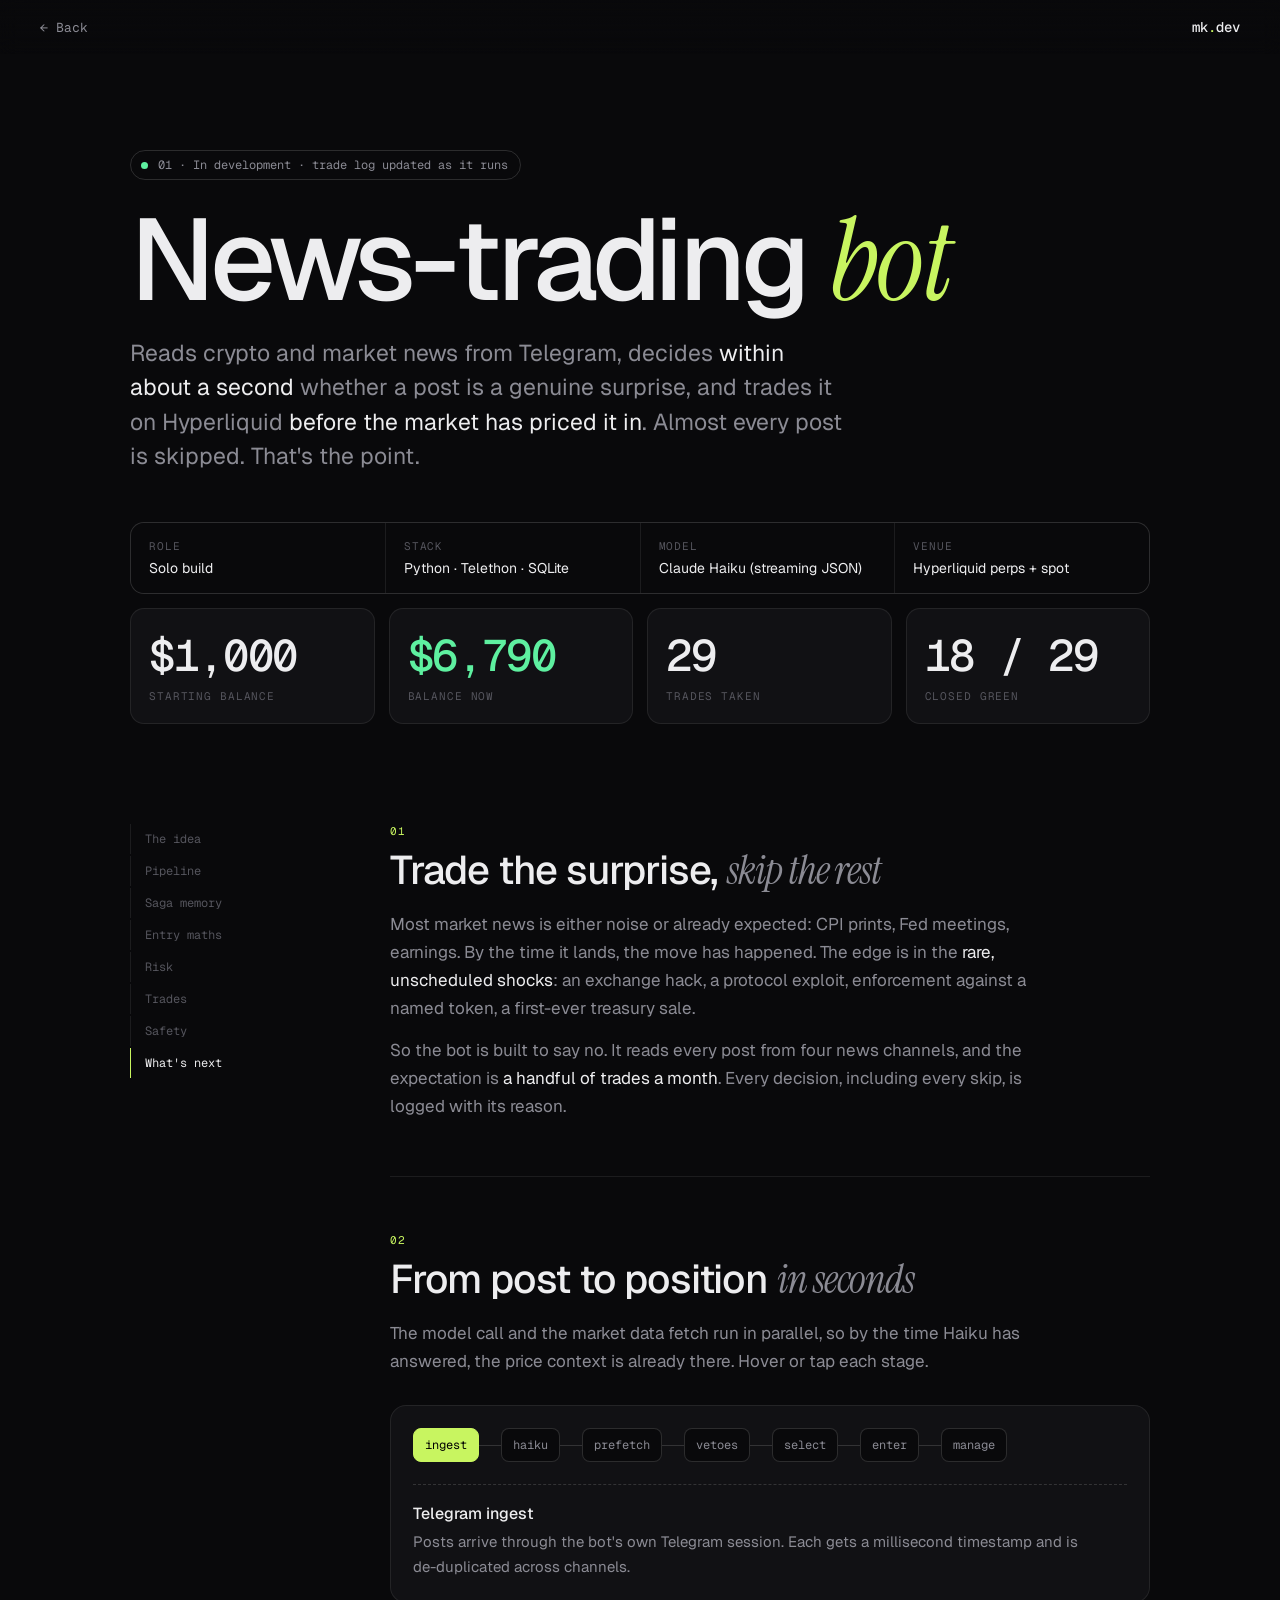
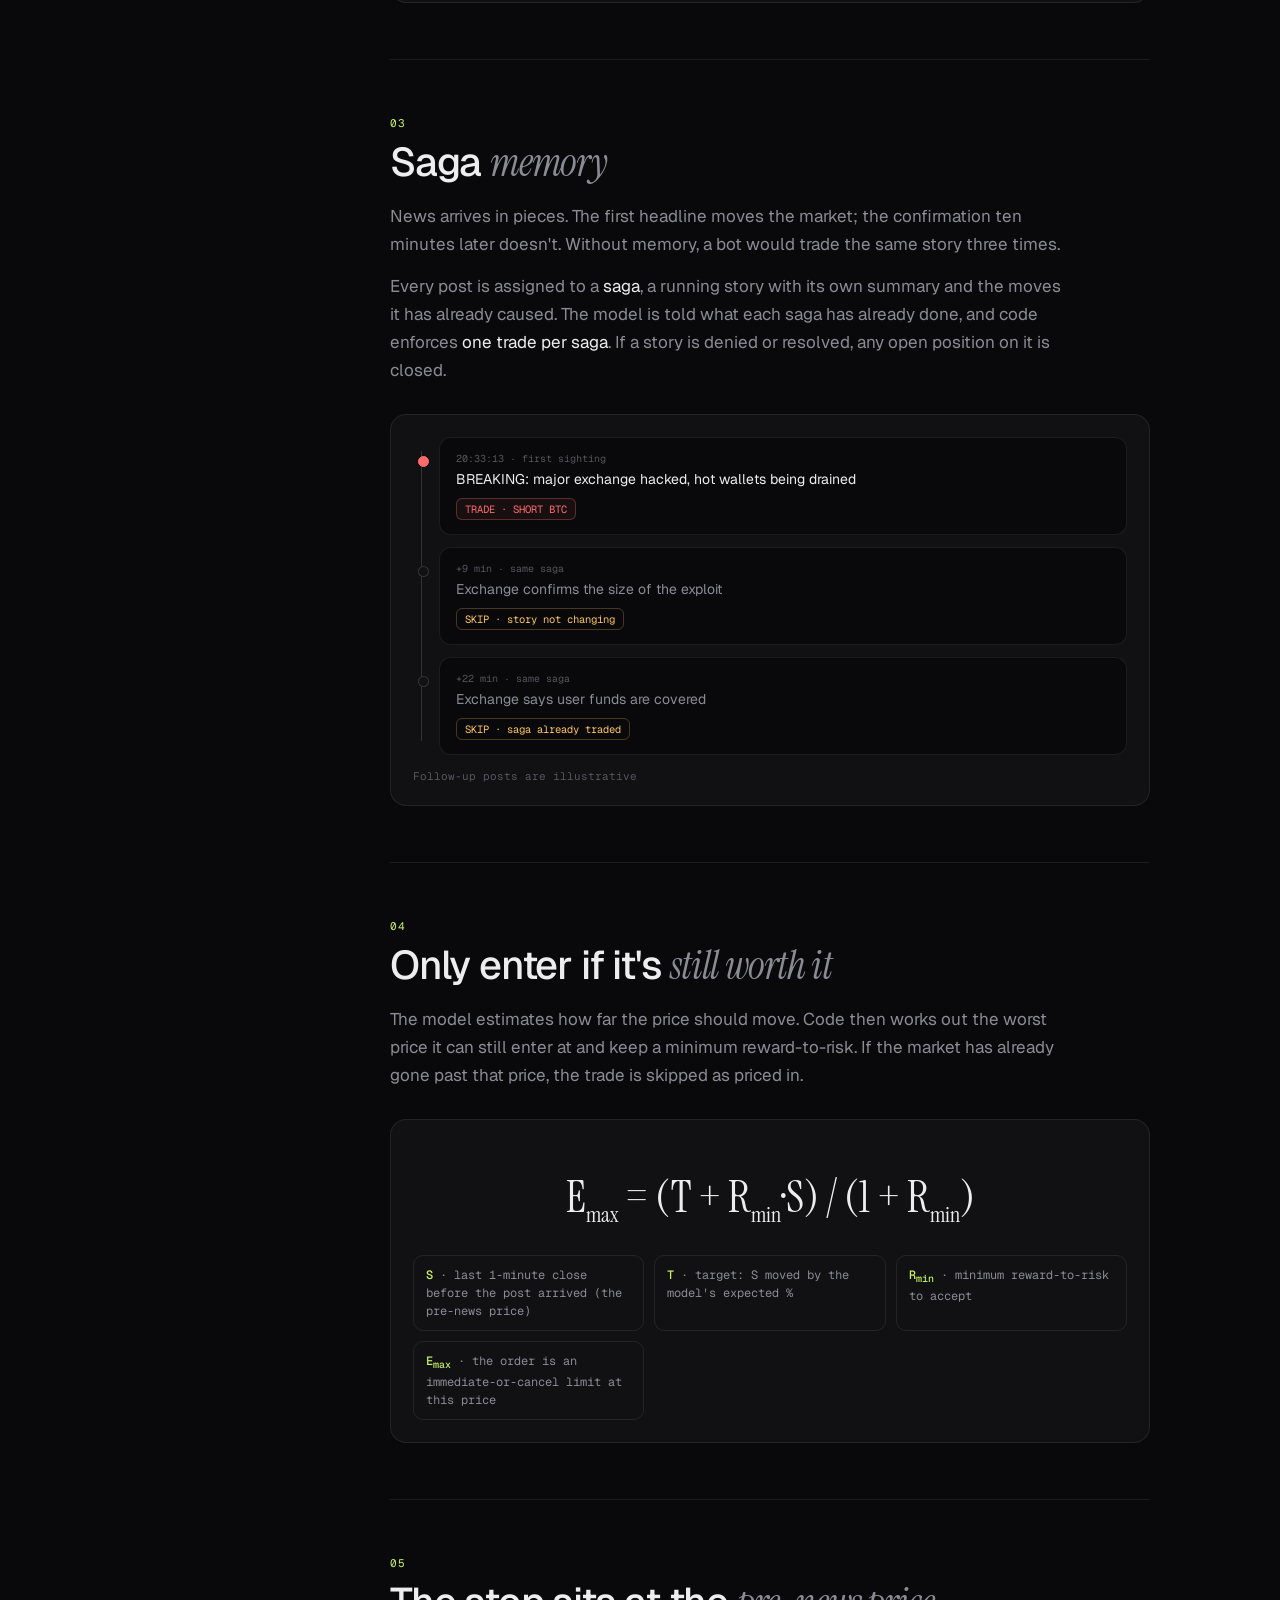
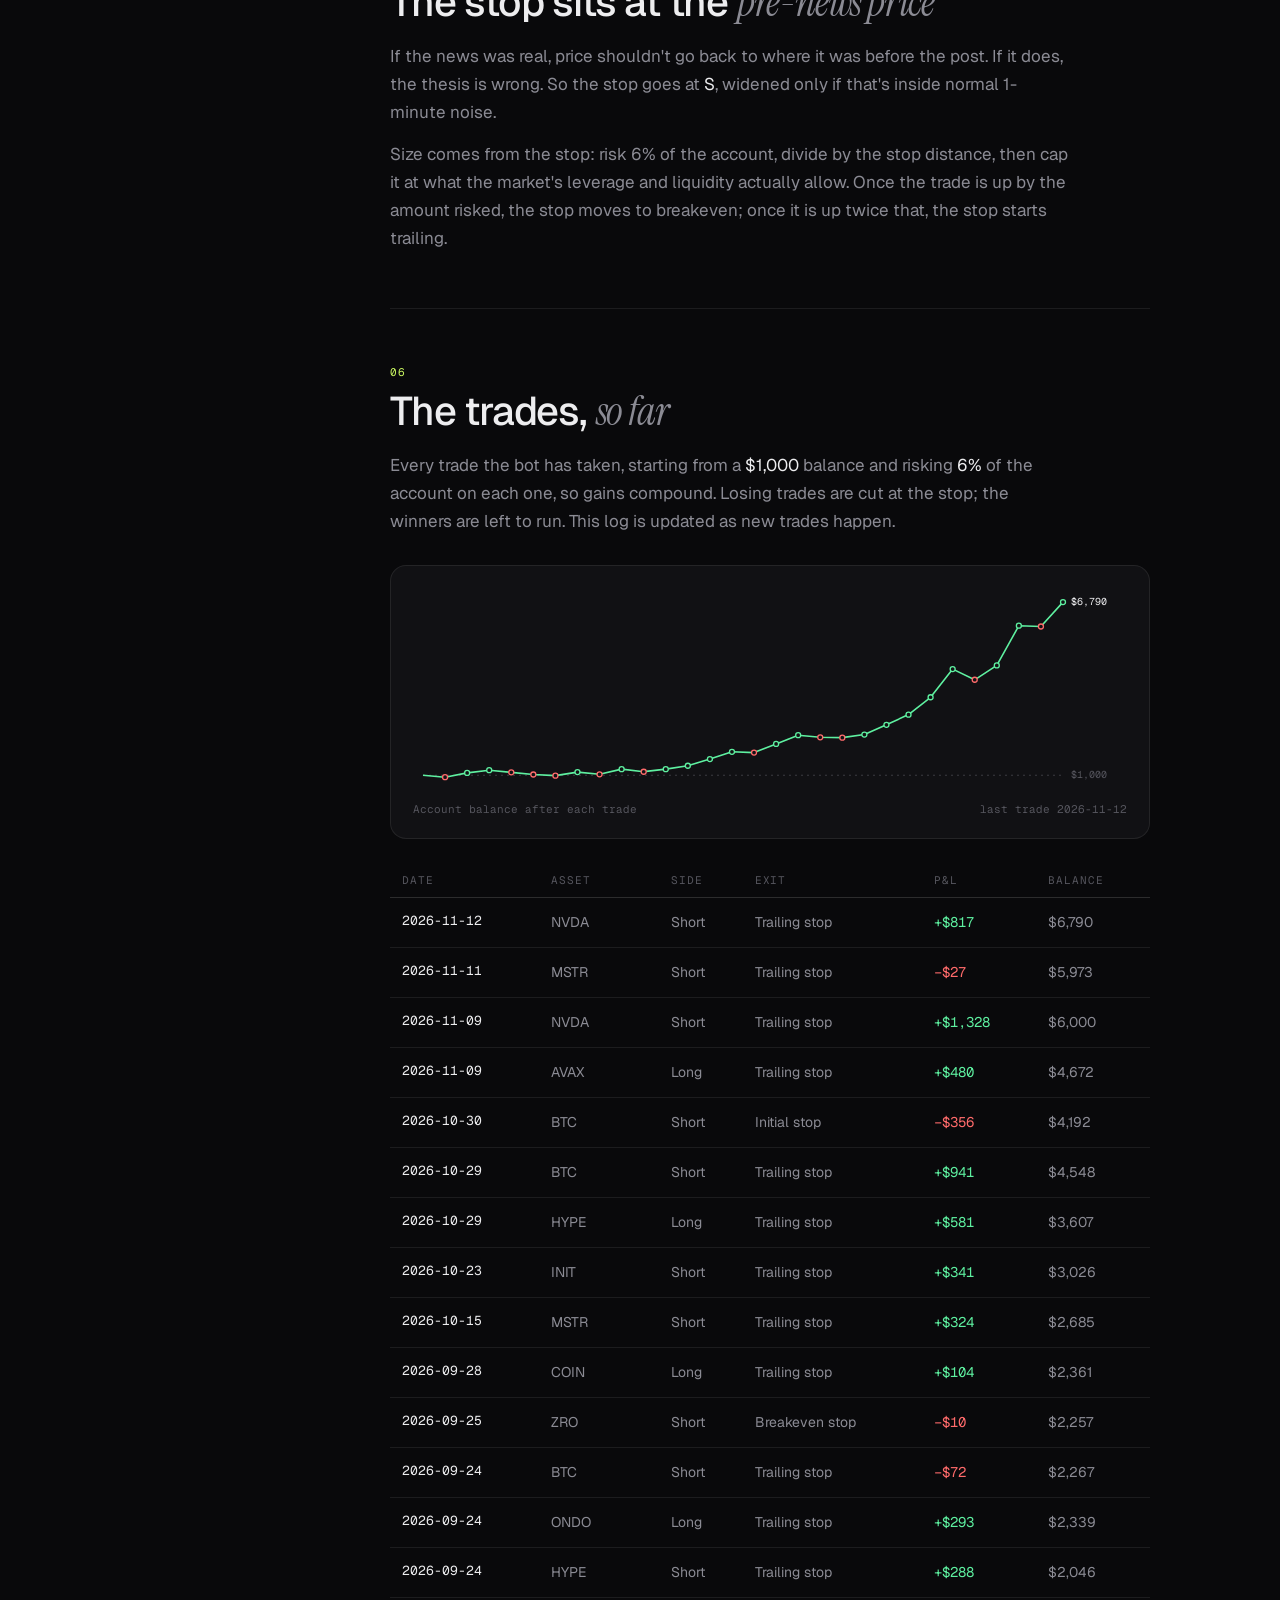
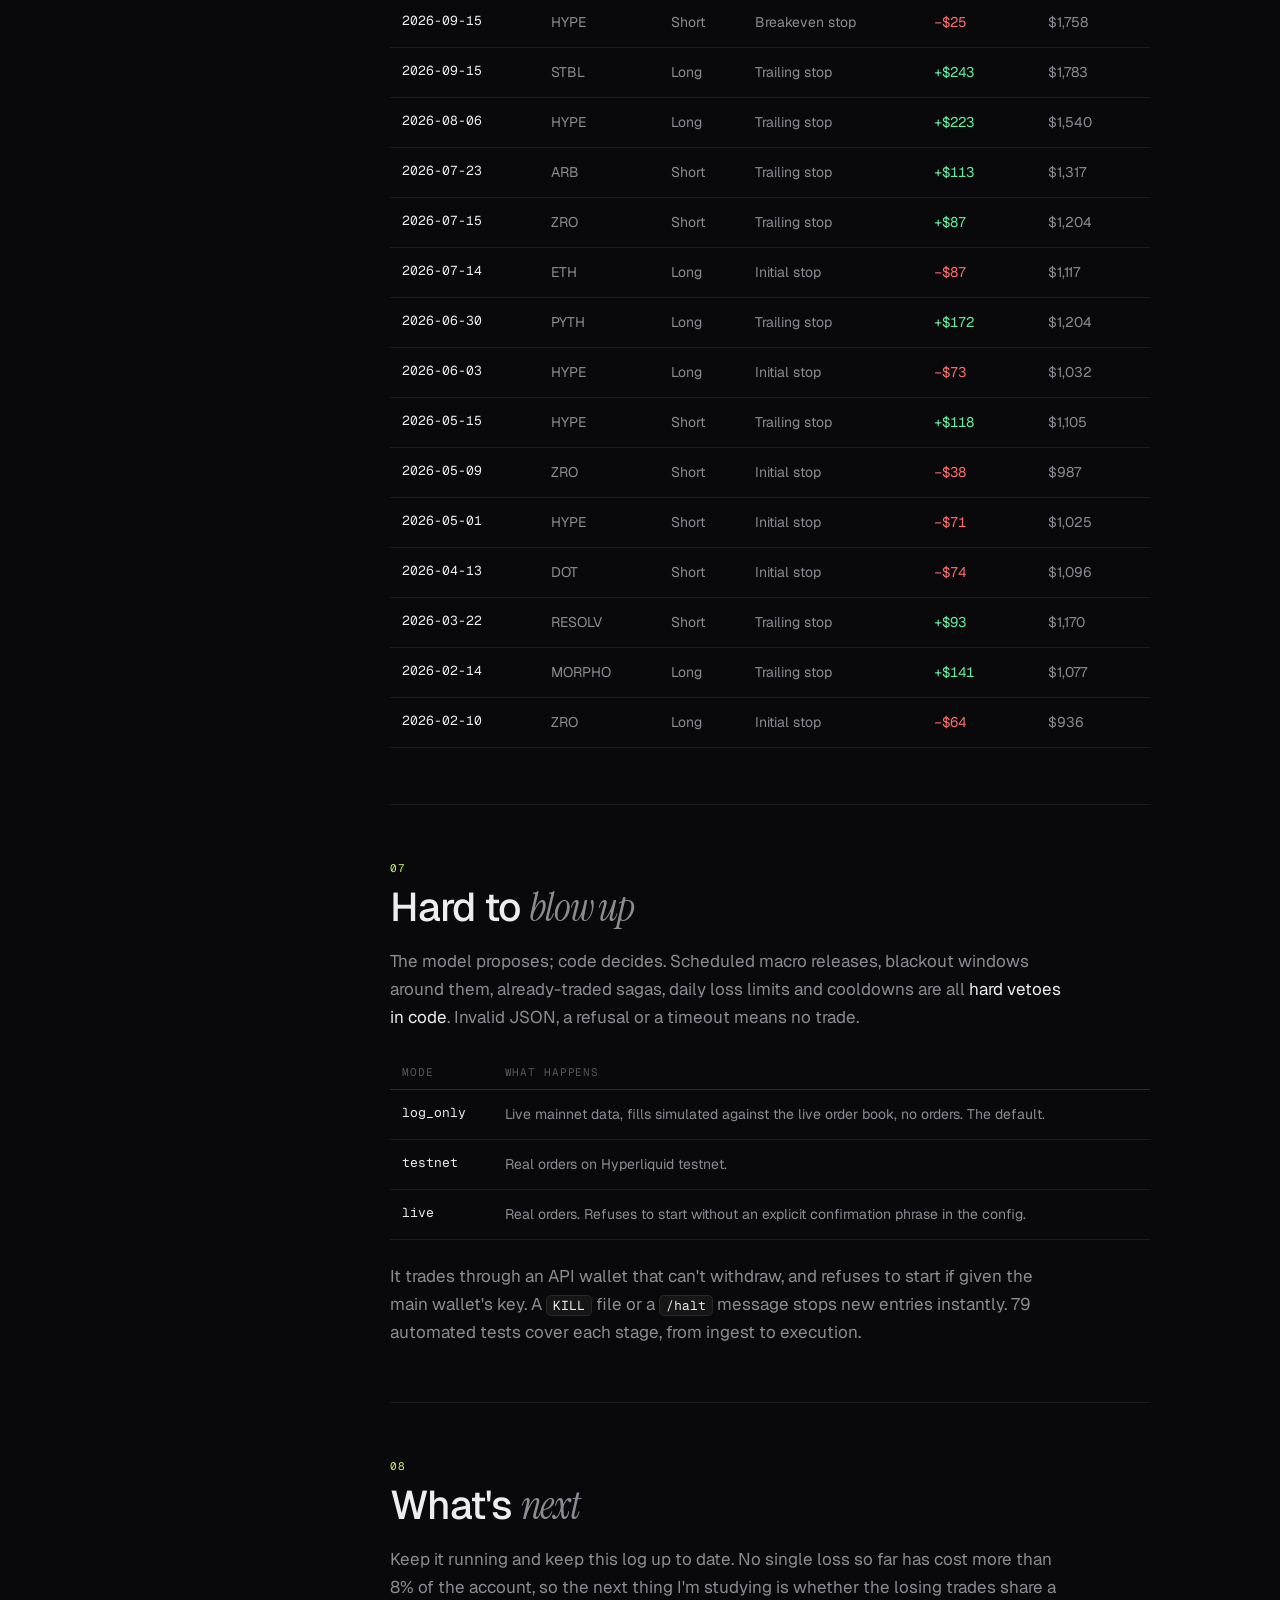
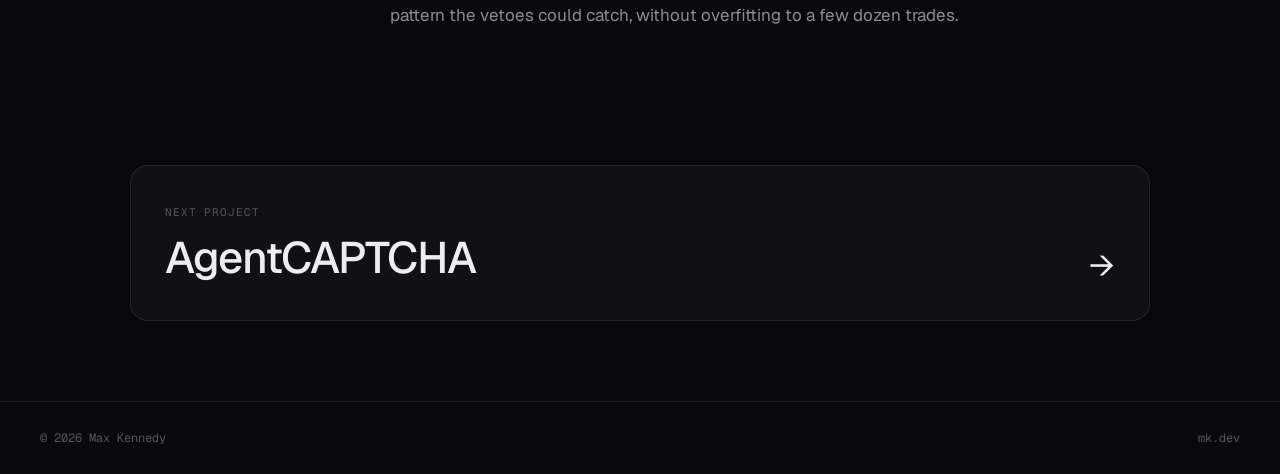
<file: projects/newsbot.html>
<!doctype html>
<html lang="en">
<head>
<meta charset="utf-8">
<meta name="viewport" content="width=device-width, initial-scale=1">
<title>News-trading bot · Max Kennedy</title>
<link rel="preconnect" href="https://fonts.googleapis.com">
<link rel="preconnect" href="https://fonts.gstatic.com" crossorigin>
<link href="https://fonts.googleapis.com/css2?family=Geist:wght@300;400;500;600&family=Geist+Mono:wght@400;500&family=Instrument+Serif:ital@0;1&display=swap" rel="stylesheet">
<link rel="stylesheet" href="case.css">
<style>
/* pipeline */
.pipe{display:flex;flex-wrap:wrap;align-items:center;gap:0;row-gap:12px}
.node{font:12px var(--mono);color:var(--mute);border:1px solid var(--line2);border-radius:8px;padding:8px 11px;cursor:pointer;transition:.25s;background:var(--bg);white-space:nowrap}
.node:hover,.node.on{color:#000;background:var(--acc);border-color:var(--acc)}
.wire{width:22px;height:1px;background:var(--line2);position:relative;overflow:hidden}
.wire::after{content:"";position:absolute;inset:0;background:var(--acc);transform:translateX(-100%)}
.wire.on::after{animation:zip .5s ease forwards}
@keyframes zip{to{transform:translateX(100%)}}
.detail{margin-top:22px;padding-top:18px;border-top:1px dashed var(--line2);min-height:92px}
.detail h4{font-weight:500;font-size:16px;margin-bottom:6px}
.detail p{font-size:15px}

/* saga thread */
.thread{display:flex;flex-direction:column;gap:12px;position:relative;padding-left:26px}
.thread::before{content:"";position:absolute;left:8px;top:14px;bottom:14px;width:1px;background:var(--line2)}
.tp{position:relative;border:1px solid var(--line);border-radius:12px;padding:14px 16px;background:var(--bg)}
.tp::before{content:"";position:absolute;left:-22px;top:18px;width:9px;height:9px;border-radius:50%;background:var(--bg2);border:1px solid var(--line2)}
.tp.hit::before{background:var(--short);border-color:var(--short)}
.tp .src{font:10px var(--mono);color:var(--dim)}
.tp .hl{font-size:14px;margin:5px 0 9px}
.tp.dimmed .hl{color:var(--mute)}
.chip{display:inline-block;font:10.5px var(--mono);padding:3px 8px;border-radius:6px;border:1px solid var(--line2);color:var(--mute)}
.chip.s{color:var(--short);border-color:#ff6b6b50;background:#ff6b6b10}
.chip.a{color:var(--amber);border-color:#ffc65c40}
.thread .tp{opacity:0;transform:translateX(-10px);transition:.6s cubic-bezier(.2,.8,.2,1)}
.fig.in .thread .tp{opacity:1;transform:none}
.fig.in .thread .tp:nth-child(2){transition-delay:.35s}.fig.in .thread .tp:nth-child(3){transition-delay:.7s}

</style>
</head>
<body>
<div id="progress"></div>
<nav>
  <a class="back" href="../index.html#work"><i>←</i> Back</a>
  <a class="logo" href="../index.html">mk<span>.</span>dev</a>
</nav>

<header class="head">
  <div class="eyebrow"><span class="dot"></span>01 · In development · trade log updated as it runs</div>
  <h1>News-trading <em>bot</em></h1>
  <p class="lede">Reads crypto and market news from Telegram, decides <b>within about a second</b> whether a post is a genuine surprise, and trades it on Hyperliquid <b>before the market has priced it in</b>. Almost every post is skipped. That's the point.</p>
  <div class="facts">
    <div>Role<b>Solo build</b></div>
    <div>Stack<b>Python · Telethon · SQLite</b></div>
    <div>Model<b>Claude Haiku (streaming JSON)</b></div>
    <div>Venue<b>Hyperliquid perps + spot</b></div>
  </div>
  <div class="numbers reveal">
    <div class="num"><b id="nStart"></b><span>starting balance</span></div>
    <div class="num g"><b id="nBal"></b><span>balance now</span></div>
    <div class="num"><b id="nTrades"></b><span>trades taken</span></div>
    <div class="num"><b id="nWin"></b><span>closed green</span></div>
  </div>
</header>

<div class="body">
  <aside class="toc">
    <a href="#idea">The idea</a>
    <a href="#pipeline">Pipeline</a>
    <a href="#sagas">Saga memory</a>
    <a href="#entry">Entry maths</a>
    <a href="#risk">Risk</a>
    <a href="#results">Trades</a>
    <a href="#safety">Safety</a>
    <a href="#next">What's next</a>
  </aside>

  <main>
    <section id="idea">
      <div class="k">01</div>
      <h2>Trade the surprise, <em>skip the rest</em></h2>
      <p>Most market news is either noise or already expected: CPI prints, Fed meetings, earnings. By the time it lands, the move has happened. The edge is in the <b>rare, unscheduled shocks</b>: an exchange hack, a protocol exploit, enforcement against a named token, a first-ever treasury sale.</p>
      <p>So the bot is built to say no. It reads every post from four news channels, and the expectation is <b>a handful of trades a month</b>. Every decision, including every skip, is logged with its reason.</p>
    </section>

    <section id="pipeline">
      <div class="k">02</div>
      <h2>From post to position <em>in seconds</em></h2>
      <p>The model call and the market data fetch run in parallel, so by the time Haiku has answered, the price context is already there. Hover or tap each stage.</p>
      <div class="fig reveal">
        <div class="pipe" id="pipe"></div>
        <div class="detail" id="detail"></div>
      </div>
    </section>

    <section id="sagas">
      <div class="k">03</div>
      <h2>Saga <em>memory</em></h2>
      <p>News arrives in pieces. The first headline moves the market; the confirmation ten minutes later doesn't. Without memory, a bot would trade the same story three times.</p>
      <p>Every post is assigned to a <b>saga</b>, a running story with its own summary and the moves it has already caused. The model is told what each saga has already done, and code enforces <b>one trade per saga</b>. If a story is denied or resolved, any open position on it is closed.</p>
      <div class="fig reveal">
        <div class="thread">
          <div class="tp hit"><div class="src">20:33:13 · first sighting</div><div class="hl">BREAKING: major exchange hacked, hot wallets being drained</div><span class="chip s">TRADE · SHORT BTC</span></div>
          <div class="tp dimmed"><div class="src">+9 min · same saga</div><div class="hl">Exchange confirms the size of the exploit</div><span class="chip a">SKIP · story not changing</span></div>
          <div class="tp dimmed"><div class="src">+22 min · same saga</div><div class="hl">Exchange says user funds are covered</div><span class="chip a">SKIP · saga already traded</span></div>
        </div>
        <div class="fig-cap"><span>Follow-up posts are illustrative</span></div>
      </div>
    </section>

    <section id="entry">
      <div class="k">04</div>
      <h2>Only enter if it's <em>still worth it</em></h2>
      <p>The model estimates how far the price should move. Code then works out the worst price it can still enter at and keep a minimum reward-to-risk. If the market has already gone past that price, the trade is skipped as priced in.</p>
      <div class="fig reveal">
        <div class="formula">E<sub>max</sub> = (T + R<sub>min</sub>·S) / (1 + R<sub>min</sub>)</div>
        <div class="legend">
          <div><b>S</b> · last 1-minute close before the post arrived (the pre-news price)</div>
          <div><b>T</b> · target: S moved by the model's expected %</div>
          <div><b>R<sub>min</sub></b> · minimum reward-to-risk to accept</div>
          <div><b>E<sub>max</sub></b> · the order is an immediate-or-cancel limit at this price</div>
        </div>
      </div>
    </section>

    <section id="risk">
      <div class="k">05</div>
      <h2>The stop sits at the <em>pre-news price</em></h2>
      <p>If the news was real, price shouldn't go back to where it was before the post. If it does, the thesis is wrong. So the stop goes at <b>S</b>, widened only if that's inside normal 1-minute noise.</p>
      <p>Size comes from the stop: risk 6% of the account, divide by the stop distance, then cap it at what the market's leverage and liquidity actually allow. Once the trade is up by the amount risked, the stop moves to breakeven; once it is up twice that, the stop starts trailing.</p>
    </section>

    <section id="results">
      <div class="k">06</div>
      <h2>The trades, <em>so far</em></h2>
      <p>Every trade the bot has taken, starting from a <b>$1,000</b> balance and risking <b>6%</b> of the account on each one, so gains compound. Losing trades are cut at the stop; the winners are left to run. This log is updated as new trades happen.</p>
      <div class="fig reveal" id="eqFig">
        <svg id="equity" style="width:100%;height:200px;display:block;overflow:visible"></svg>
        <div class="fig-cap"><span>Account balance after each trade</span><span id="eqUpd"></span></div>
      </div>
      <div class="reveal">
        <table>
          <thead><tr><th>Date</th><th>Asset</th><th>Side</th><th>Exit</th><th>P&amp;L</th><th>Balance</th></tr></thead>
          <tbody id="tradeRows"></tbody>
        </table>
      </div>
    </section>

    <section id="safety">
      <div class="k">07</div>
      <h2>Hard to <em>blow up</em></h2>
      <p>The model proposes; code decides. Scheduled macro releases, blackout windows around them, already-traded sagas, daily loss limits and cooldowns are all <b>hard vetoes in code</b>. Invalid JSON, a refusal or a timeout means no trade.</p>
      <div class="reveal">
        <table>
          <thead><tr><th>Mode</th><th>What happens</th></tr></thead>
          <tbody>
            <tr><td>log_only</td><td>Live mainnet data, fills simulated against the live order book, no orders. The default.</td></tr>
            <tr><td>testnet</td><td>Real orders on Hyperliquid testnet.</td></tr>
            <tr><td>live</td><td>Real orders. Refuses to start without an explicit confirmation phrase in the config.</td></tr>
          </tbody>
        </table>
      </div>
      <p style="margin-top:22px">It trades through an API wallet that can't withdraw, and refuses to start if given the main wallet's key. A <code>KILL</code> file or a <code>/halt</code> message stops new entries instantly. 79 automated tests cover each stage, from ingest to execution.</p>
    </section>

    <section id="next">
      <div class="k">08</div>
      <h2>What's <em>next</em></h2>
      <p>Keep it running and keep this log up to date. No single loss so far has cost more than 8% of the account, so the next thing I'm studying is whether the losing trades share a pattern the vetoes could catch, without overfitting to a few dozen trades.</p>
    </section>
  </main>
</div>

<a class="next" href="agentcaptcha.html">
  <div class="next-in"><div><small>Next project</small><h3>AgentCAPTCHA</h3></div><span class="arrow">→</span></div>
</a>
<footer><span>© 2026 Max Kennedy</span><a href="../index.html">mk.dev</a></footer>

<script src="trades.js"></script>
<script>
/* trade log: stats, equity curve and table all come from trades.js */
(()=>{
  const {start,trades}=window.TRADES, money=v=>'$'+Math.round(v).toLocaleString('en-US');
  let bal=start; const curve=[start];
  const rows=trades.map(t=>{bal+=t.pnl;curve.push(bal);return {...t,bal};});
  const wins=trades.filter(t=>t.pnl>0).length;
  const set=(id,v,pre='',suf='')=>{const el=document.getElementById(id);el.textContent=pre+v+suf;el.dataset.count=v;el.dataset.pre=pre;el.dataset.suf=suf;};
  set('nStart',start,'$'); set('nBal',Math.round(bal),'$'); set('nTrades',trades.length); set('nWin',wins,'',' / '+trades.length);
  document.getElementById('tradeRows').innerHTML=rows.slice().reverse().map(t=>`<tr><td>${t.date}</td><td>${t.asset}</td><td>${t.side[0].toUpperCase()+t.side.slice(1)}</td><td>${t.exit}</td><td class="${t.pnl>=0?'g':'r'}">${t.pnl>=0?'+':'−'}${money(Math.abs(t.pnl))}</td><td>${money(t.bal)}</td></tr>`).join('');
  document.getElementById('eqUpd').textContent='last trade '+trades.at(-1).date;
  const svg=document.getElementById('equity');
  function draw(animate){
    const W=svg.clientWidth,H=svg.clientHeight,P=10,R=64; if(!W) return;
    const lo=Math.min(...curve)*.97, hi=Math.max(...curve)*1.02;
    const X=i=>P+i/(curve.length-1)*(W-P-R), Y=v=>P+(hi-v)/(hi-lo)*(H-2*P);
    const d=curve.map((v,i)=>(i?'L':'M')+X(i).toFixed(1)+','+Y(v).toFixed(1)).join(' ');
    svg.innerHTML=`<line x1="${P}" x2="${W-R}" y1="${Y(start)}" y2="${Y(start)}" stroke="#8b8b94" stroke-opacity=".35" stroke-dasharray="2 4"/>
      <text x="${W-R+8}" y="${Y(start)+3}" fill="#55555d" font-size="10" font-family="Geist Mono">${money(start)}</text>
      <path id="eqLn" d="${d}" fill="none" stroke="#5ef0a0" stroke-width="1.6" stroke-linejoin="round"/>
      ${curve.map((v,i)=>i?`<circle cx="${X(i)}" cy="${Y(v)}" r="2.5" fill="#111114" stroke="${rows[i-1].pnl>=0?'#5ef0a0':'#ff6b6b'}" stroke-width="1.3"/>`:'').join('')}
      <text x="${W-R+8}" y="${Y(bal)+3}" fill="#ededef" font-size="10" font-family="Geist Mono">${money(bal)}</text>`;
    if(animate){const ln=document.getElementById('eqLn'),L=ln.getTotalLength();ln.style.strokeDasharray=L;
      ln.animate([{strokeDashoffset:L},{strokeDashoffset:0}],{duration:1400,easing:'cubic-bezier(.6,0,.2,1)',fill:'forwards'});}
  }
  draw(false); document.getElementById('eqFig').addEventListener('reveal',()=>draw(true)); addEventListener('resize',()=>draw(false));
})();
</script>
<script src="case.js"></script>
<script>
/* pipeline explorer */
(()=>{
  const stages=[
    ['ingest','Telegram ingest','Posts arrive through the bot\'s own Telegram session. Each gets a millisecond timestamp and is de-duplicated across channels.'],
    ['haiku','Classify with Haiku','One streaming call per new post returns strict JSON: trade candidates, which saga it belongs to, category, and whether the event was expected.'],
    ['prefetch','Market prefetch','In parallel: pre-news price S, 1-minute volatility, order book depth and prices for every tradable asset.'],
    ['vetoes','Hard vetoes','Code rejects macro categories, scheduled releases, already-traded sagas, loss limits and cooldowns, regardless of what the model said.'],
    ['select','Pick instrument','Each candidate is ranked by reward-to-risk after slippage from walking the real order book. Already-priced-in moves are dropped.'],
    ['enter','Enter + stop','Immediate-or-cancel limit at E_max, then a reduce-only stop at once. If the stop can\'t be placed, the position is closed.'],
    ['manage','Manage','Stop to breakeven once up by the amount risked, then trail. Exit early on saga denial, before scheduled releases, or on the kill switch.'],
  ];
  const pipe=$('#pipe'), det=$('#detail'); let cur=0, auto=true;
  stages.forEach((s,i)=>{
    if(i){const w=document.createElement('div');w.className='wire';pipe.append(w);}
    const n=document.createElement('div');n.className='node';n.textContent=s[0];
    n.addEventListener('mouseenter',()=>{auto=false;show(i);});
    n.addEventListener('click',()=>{auto=false;show(i);});
    pipe.append(n);
  });
  const nodes=$$('#pipe .node'), wires=$$('#pipe .wire');
  function show(i){
    cur=i; nodes.forEach((n,k)=>n.classList.toggle('on',k===i));
    if(i>0){const w=wires[i-1];w.classList.remove('on');void w.offsetWidth;w.classList.add('on');}
    det.innerHTML=`<h4>${stages[i][1]}</h4><p>${stages[i][2]}</p>`;
  }
  show(0);
  setInterval(()=>{if(auto) show((cur+1)%stages.length);},2200);
  $('#pipe').addEventListener('mouseleave',()=>{auto=true;});
})();

</script>
</body>
</html>
</file>
<file: projects/case.css>
@view-transition{navigation:auto}
:root{
  --bg:#09090b; --bg2:#111114; --line:#ffffff14; --line2:#ffffff24;
  --fg:#ededef; --mute:#8b8b94; --dim:#55555d;
  --acc:#c8f560; --long:#5ef0a0; --short:#ff6b6b; --amber:#ffc65c;
  --sans:"Geist",system-ui,sans-serif; --mono:"Geist Mono",ui-monospace,monospace; --serif:"Instrument Serif",serif;
}
*{box-sizing:border-box;margin:0;padding:0}
html{scroll-behavior:smooth}
body{background:var(--bg);color:var(--fg);font-family:var(--sans);-webkit-font-smoothing:antialiased;overflow-x:hidden}
a{color:inherit;text-decoration:none}
::selection{background:var(--acc);color:#000}

/* progress bar */
#progress{position:fixed;top:0;left:0;height:2px;background:var(--acc);z-index:30;width:100%;transform-origin:left;transform:scaleX(0)}

nav{position:fixed;top:0;left:0;right:0;z-index:20;display:flex;justify-content:space-between;align-items:center;padding:18px clamp(16px,4vw,40px);
  backdrop-filter:blur(10px);-webkit-backdrop-filter:blur(10px);background:linear-gradient(#09090bcc,#09090b00)}
.back{font:13px var(--mono);color:var(--mute);display:inline-flex;gap:8px;align-items:center;transition:.2s}
.back:hover{color:var(--fg)}.back i{font-style:normal;transition:transform .3s}.back:hover i{transform:translateX(-4px)}
.logo{font:500 14px var(--mono)}.logo span{color:var(--acc)}

/* header */
.head{max-width:1100px;margin:0 auto;padding:150px clamp(16px,4vw,40px) 60px}
.eyebrow{display:inline-flex;align-items:center;gap:10px;font:12px var(--mono);color:var(--mute);border:1px solid var(--line2);border-radius:99px;padding:6px 12px 6px 10px}
.dot{width:7px;height:7px;border-radius:50%;background:var(--long);box-shadow:0 0 0 0 #5ef0a080;animation:pulse 2s infinite}
.dot.amber{background:var(--amber);animation:none}
@keyframes pulse{70%{box-shadow:0 0 0 8px #5ef0a000}100%{box-shadow:0 0 0 0 #5ef0a000}}
h1{font-weight:500;font-size:clamp(48px,9vw,120px);line-height:.92;letter-spacing:-.045em;margin:26px 0 22px}
h1 em{font-family:var(--serif);font-weight:400;letter-spacing:-.02em;color:var(--acc)}
.lede{font-size:clamp(18px,2.1vw,23px);line-height:1.5;color:var(--mute);max-width:720px}
.lede b{color:var(--fg);font-weight:400}
.facts{display:grid;grid-template-columns:repeat(4,minmax(0,1fr));gap:1px;background:var(--line);border:1px solid var(--line);border-radius:14px;overflow:hidden;margin-top:48px}
.facts div{background:var(--bg);padding:16px 18px;font:11px var(--mono);color:var(--dim);text-transform:uppercase;letter-spacing:.08em}
.facts b{display:block;margin-top:6px;font:400 14px var(--sans);color:var(--fg);text-transform:none;letter-spacing:0}
@media(max-width:700px){.facts{grid-template-columns:repeat(2,minmax(0,1fr))}}

/* big numbers */
.numbers{display:grid;grid-template-columns:repeat(4,minmax(0,1fr));gap:14px;margin-top:14px}
.num{border:1px solid var(--line);border-radius:14px;padding:18px;background:var(--bg2)}
.num b{display:block;font:500 clamp(28px,4vw,44px) var(--mono);letter-spacing:-.03em;font-variant-numeric:tabular-nums}
.num span{font:11px var(--mono);color:var(--dim);text-transform:uppercase;letter-spacing:.08em}
.num.g b{color:var(--long)}
.caveat{font:11px var(--mono);color:var(--dim);margin-top:10px}
@media(max-width:700px){.numbers{grid-template-columns:repeat(2,minmax(0,1fr))}}

/* body layout: sticky index + sections */
.body{max-width:1100px;margin:0 auto;padding:40px clamp(16px,4vw,40px) 80px;display:grid;grid-template-columns:200px minmax(0,1fr);gap:60px}
@media(max-width:860px){.body{grid-template-columns:1fr;gap:0}.toc{display:none}}
.toc{position:sticky;top:110px;align-self:start;display:flex;flex-direction:column;gap:2px}
.toc a{font:12px var(--mono);color:var(--dim);padding:7px 0 7px 14px;border-left:1px solid var(--line);transition:.25s}
.toc a:hover{color:var(--mute)}
.toc a.on{color:var(--fg);border-left-color:var(--acc)}
section{padding:56px 0;border-top:1px solid var(--line);scroll-margin-top:90px}
section:first-child{border-top:0;padding-top:0}
.k{font:11px var(--mono);color:var(--acc);letter-spacing:.08em}
h2{font-weight:500;font-size:clamp(28px,3.6vw,40px);letter-spacing:-.03em;margin:10px 0 18px;line-height:1.1}
h2 em{font-family:var(--serif);font-weight:400;color:var(--mute)}
p{color:var(--mute);font-size:17px;line-height:1.65;max-width:680px}
p+p{margin-top:14px}
p b{color:var(--fg);font-weight:400}
code{font:13px var(--mono);color:var(--fg);background:#ffffff0d;border:1px solid var(--line);padding:1px 6px;border-radius:5px}
.fig{margin-top:30px;border:1px solid var(--line);border-radius:16px;background:var(--bg2);padding:22px;position:relative;overflow:hidden}
.fig-cap{font:11px var(--mono);color:var(--dim);margin-top:14px;display:flex;justify-content:space-between;gap:12px;flex-wrap:wrap}

.reveal{opacity:0;transform:translateY(24px);transition:opacity .8s,transform .8s cubic-bezier(.2,.8,.2,1)}
.reveal.in{opacity:1;transform:none}

/* steps list */
.steps{margin-top:26px;display:flex;flex-direction:column}
.step{display:grid;grid-template-columns:44px 1fr;gap:16px;padding:18px 0;border-top:1px dashed var(--line2)}
.step:first-child{border-top:0}
.step i{font:500 12px var(--mono);font-style:normal;color:var(--dim);padding-top:3px}
.step h4{font-weight:500;font-size:16px;margin-bottom:4px}
.step p{font-size:15px}

/* formula */
.formula{font-family:var(--serif);font-size:clamp(28px,4vw,44px);text-align:center;padding:26px 0 8px;color:var(--fg)}
.formula sub{font-size:.5em}
.legend{display:grid;grid-template-columns:repeat(auto-fit,minmax(180px,1fr));gap:10px;margin-top:18px}
.legend div{font:12px/1.5 var(--mono);color:var(--mute);border:1px solid var(--line);border-radius:10px;padding:10px 12px}
.legend b{color:var(--acc);font-weight:500}

/* table */
table{width:100%;border-collapse:collapse;margin-top:24px;font-size:14px}
th{font:11px var(--mono);color:var(--dim);text-transform:uppercase;letter-spacing:.08em;text-align:left;padding:10px 12px;border-bottom:1px solid var(--line2)}
td{padding:14px 12px;border-bottom:1px solid var(--line);color:var(--mute);vertical-align:top;line-height:1.5}
td:first-child{font:13px var(--mono);color:var(--fg);white-space:nowrap}
td.g{color:var(--long);font-family:var(--mono)}td.r{color:var(--short);font-family:var(--mono)}

/* next project */
.next{display:block;max-width:1100px;margin:0 auto 80px;padding:0 clamp(16px,4vw,40px)}
.next-in{border:1px solid var(--line);border-radius:18px;padding:34px;display:flex;justify-content:space-between;align-items:end;gap:20px;transition:.3s;background:var(--bg2)}
.next:hover .next-in{border-color:var(--acc)}
.next small{font:11px var(--mono);color:var(--dim);text-transform:uppercase;letter-spacing:.08em}
.next h3{font-weight:500;font-size:clamp(28px,4vw,44px);letter-spacing:-.03em;margin-top:8px}
.next .arrow{font-size:32px;transition:transform .3s}.next:hover .arrow{transform:translateX(8px)}
footer{border-top:1px solid var(--line);padding:28px clamp(16px,4vw,40px);display:flex;justify-content:space-between;flex-wrap:wrap;gap:12px;font:12px var(--mono);color:var(--dim)}
.ph{color:var(--amber)}
</file>
